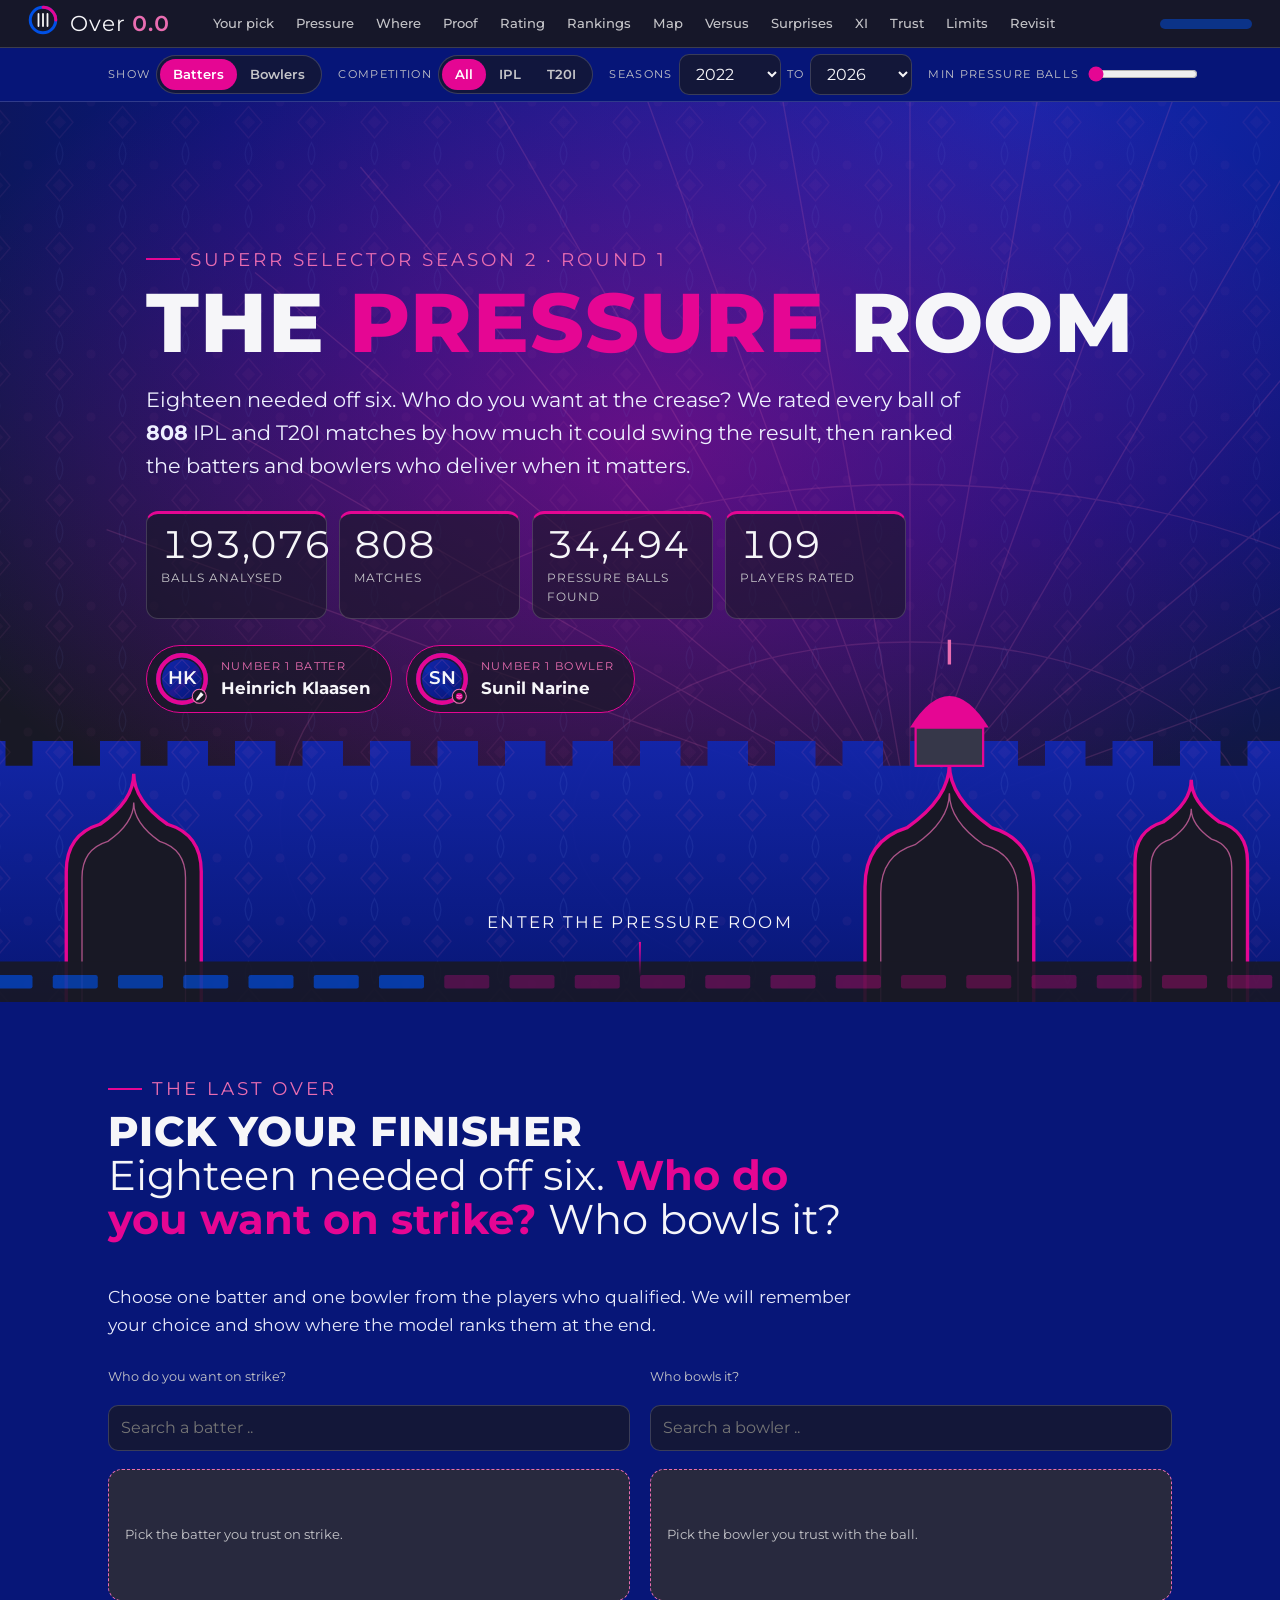
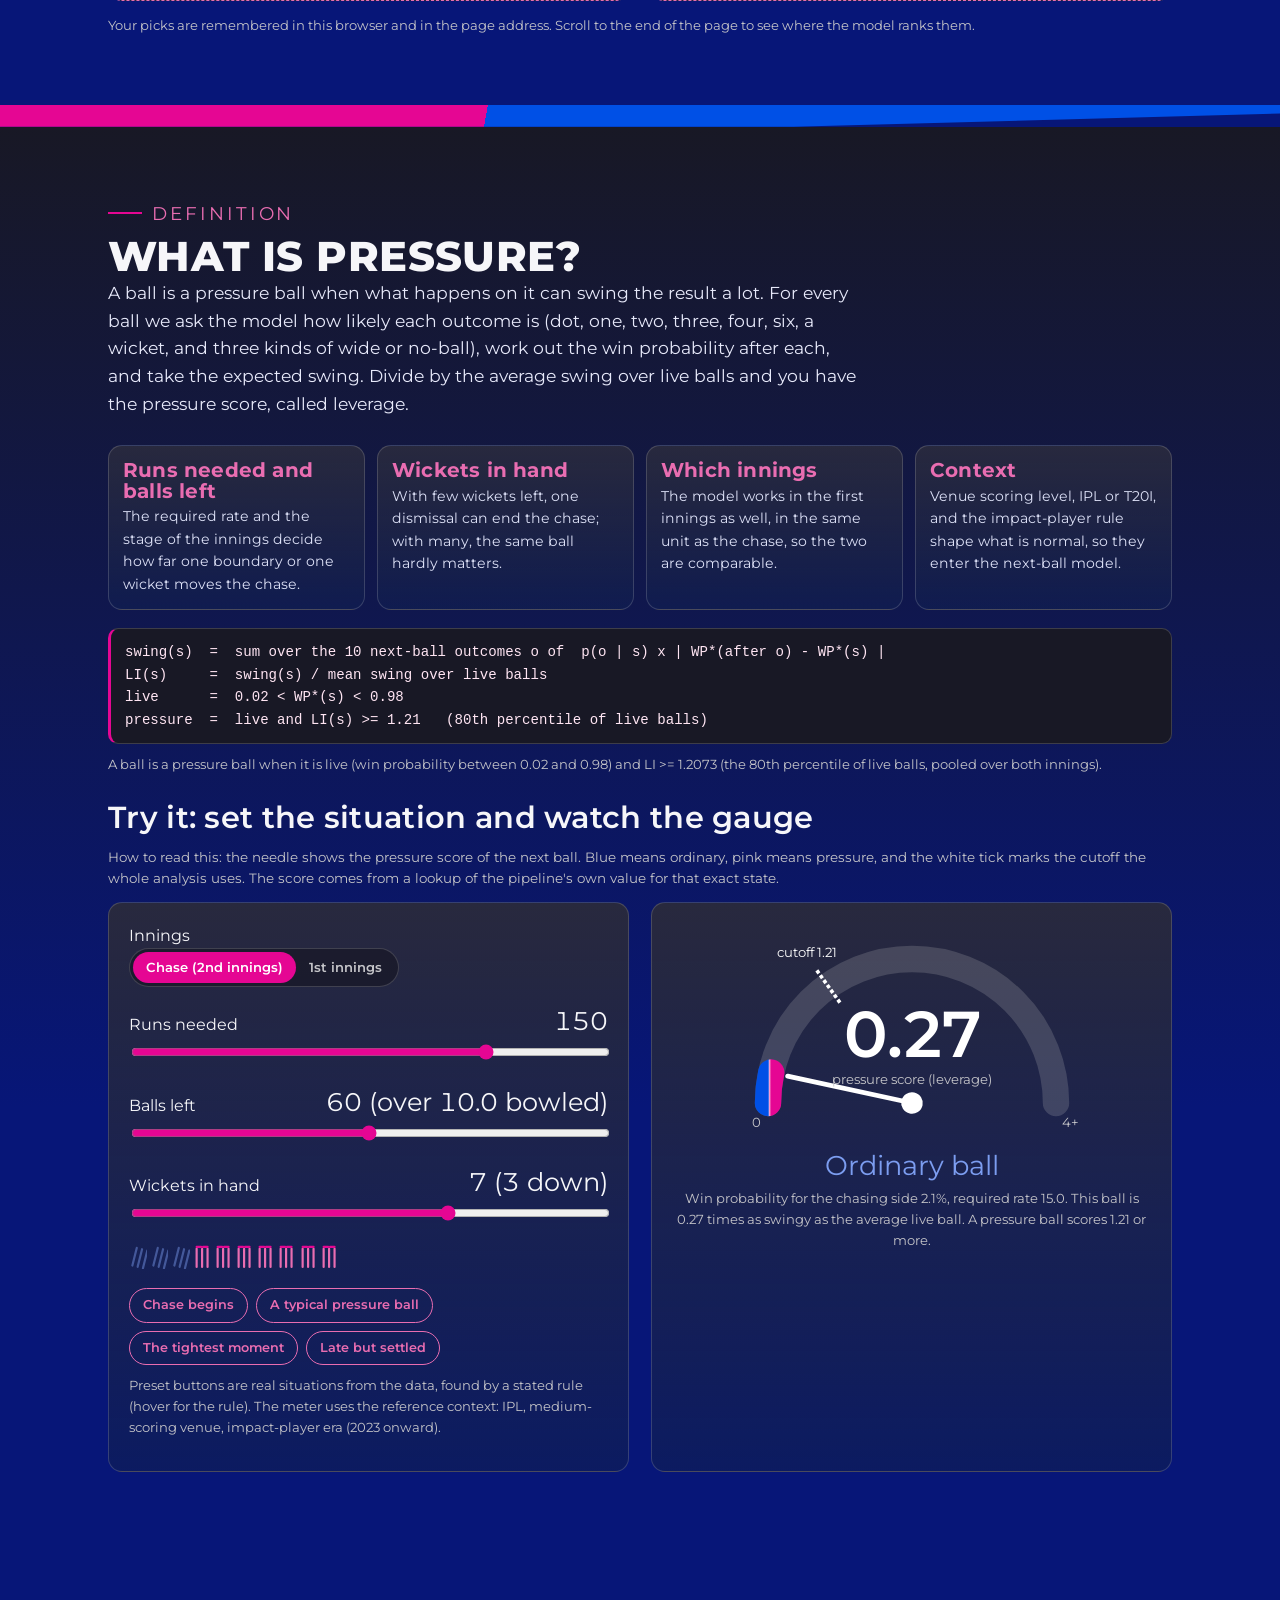
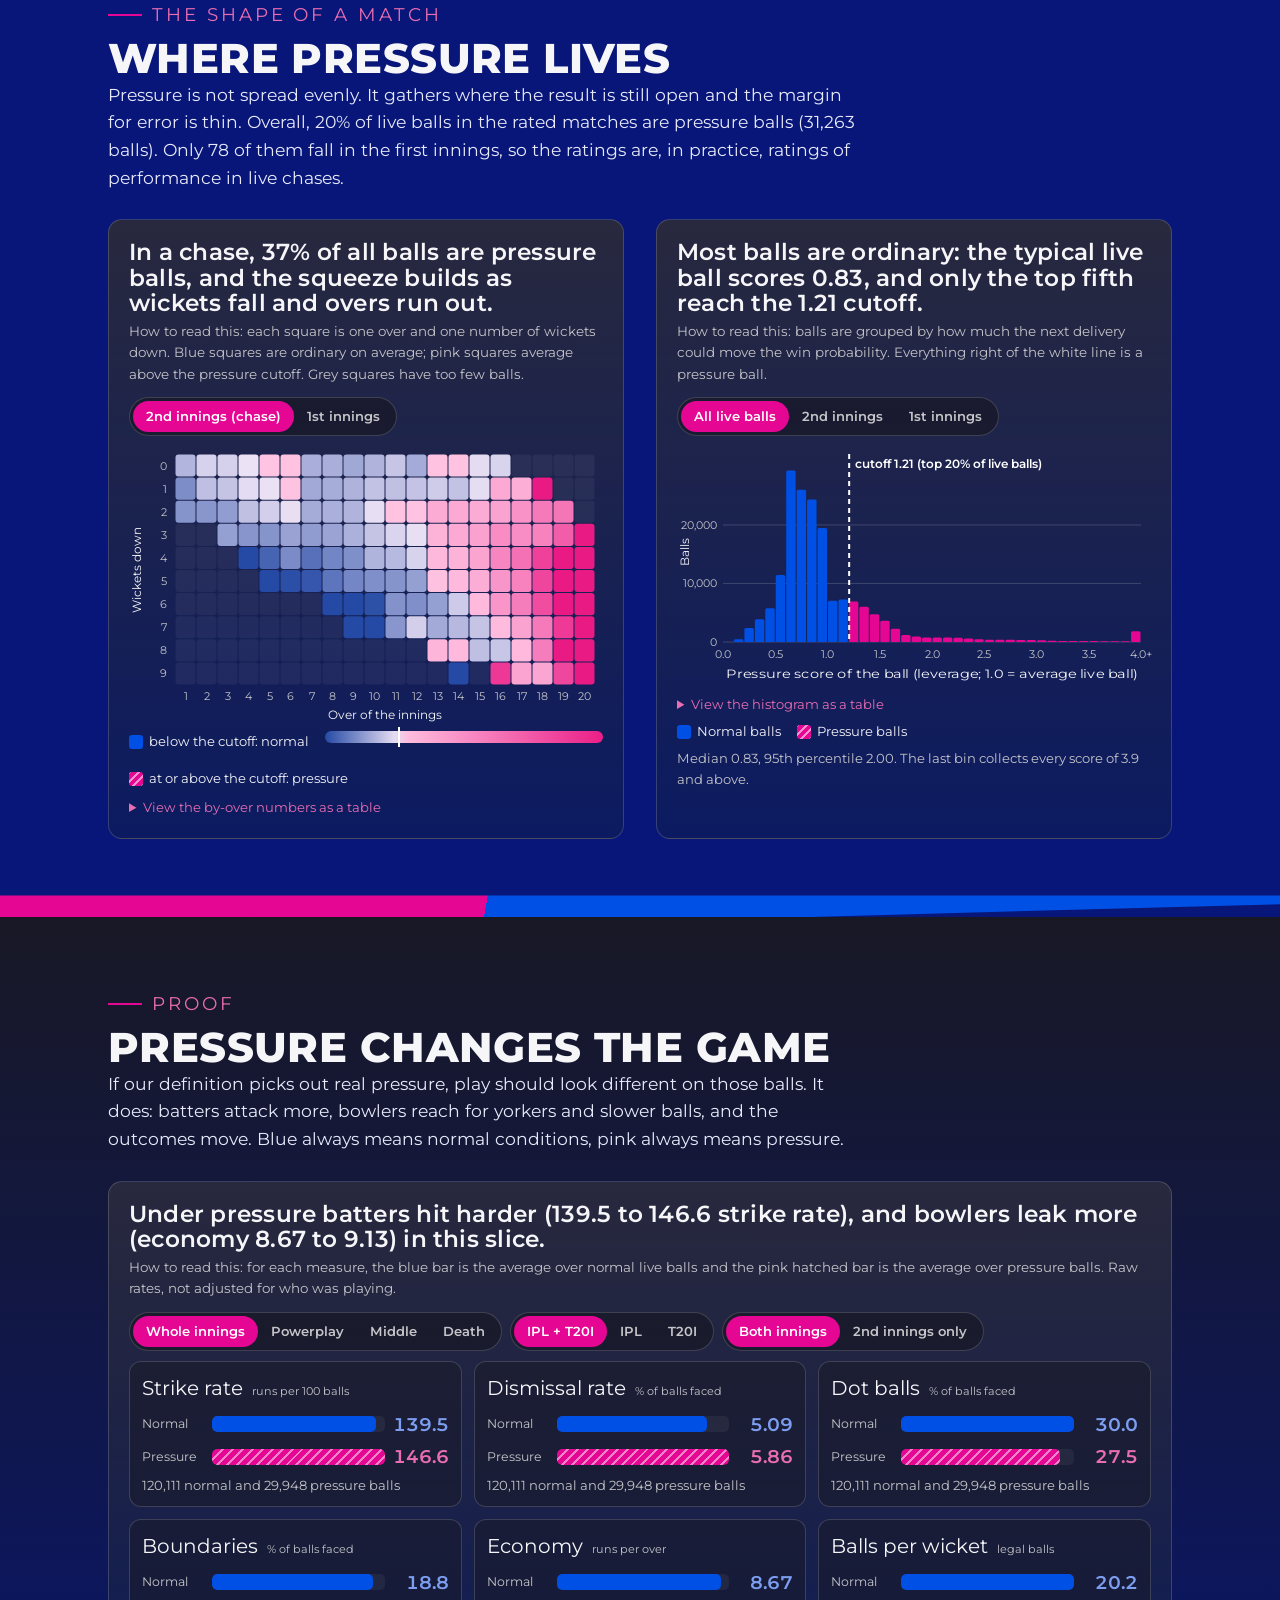
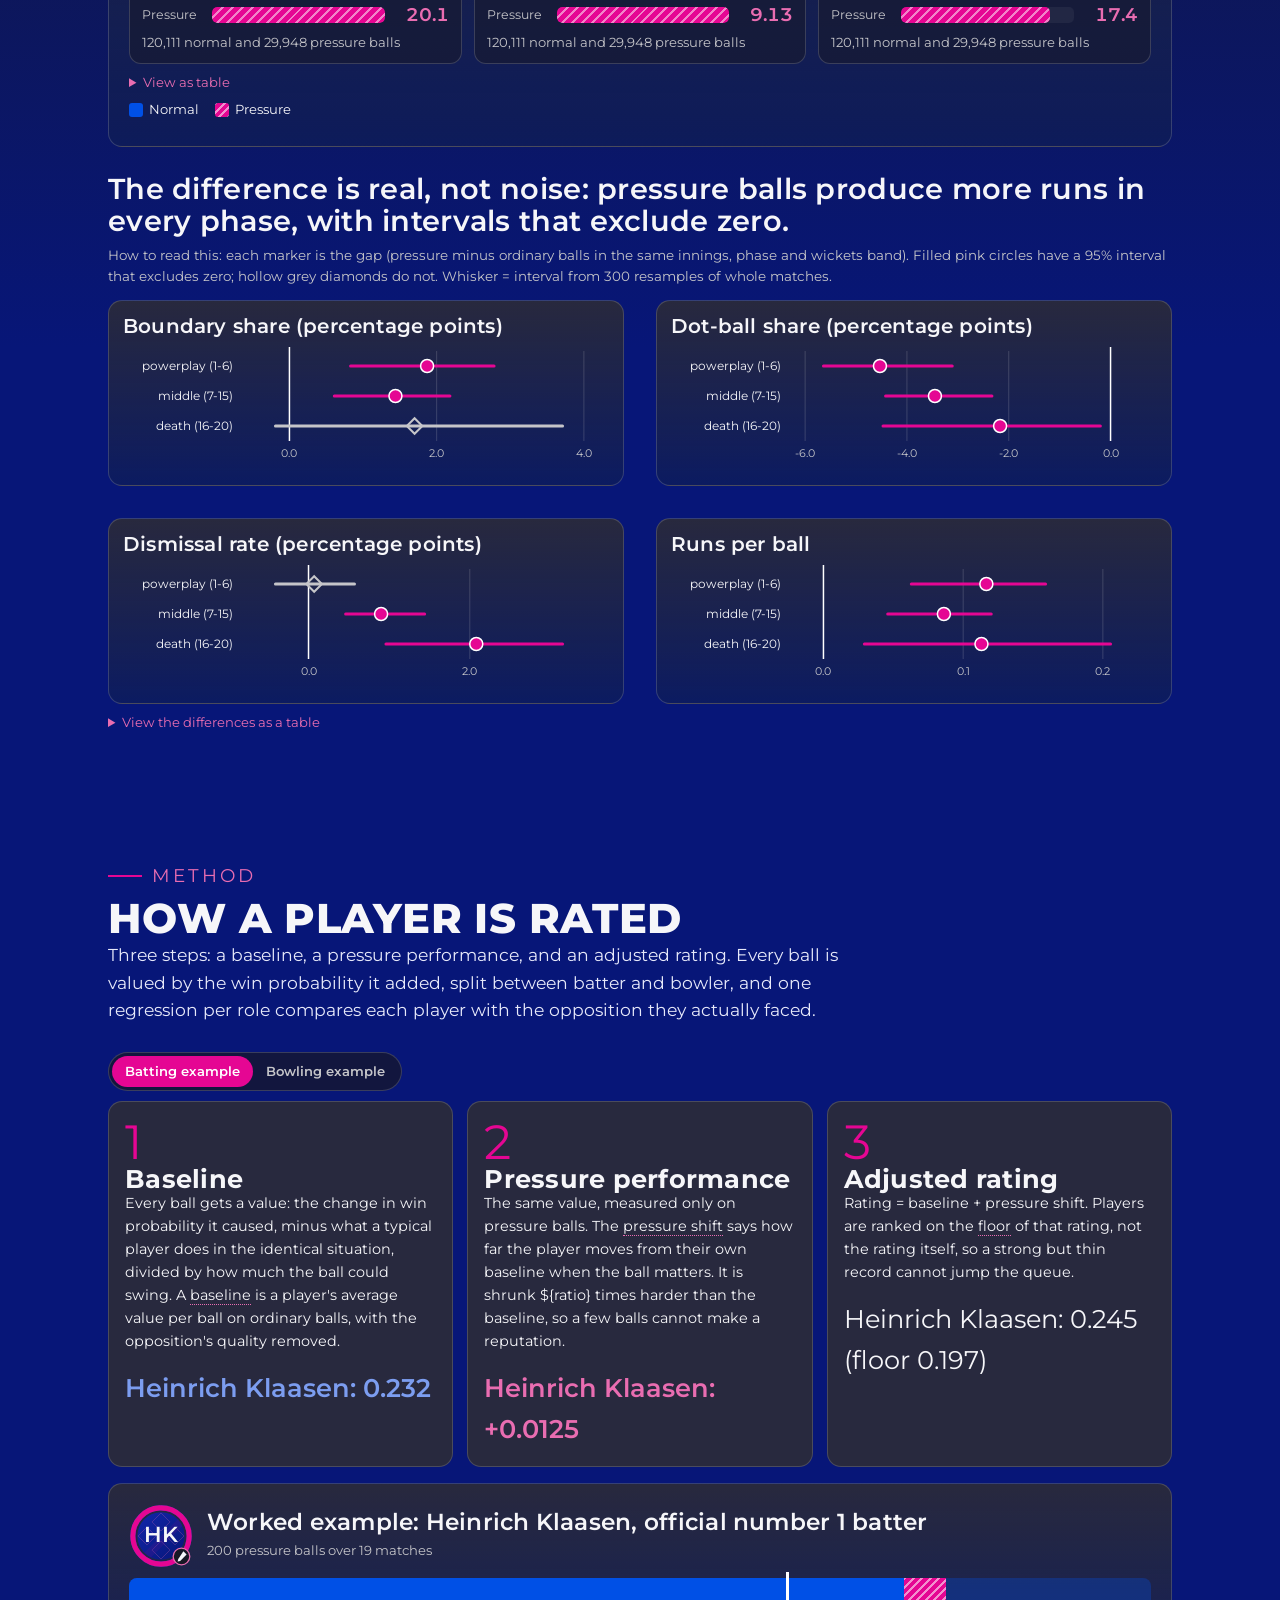
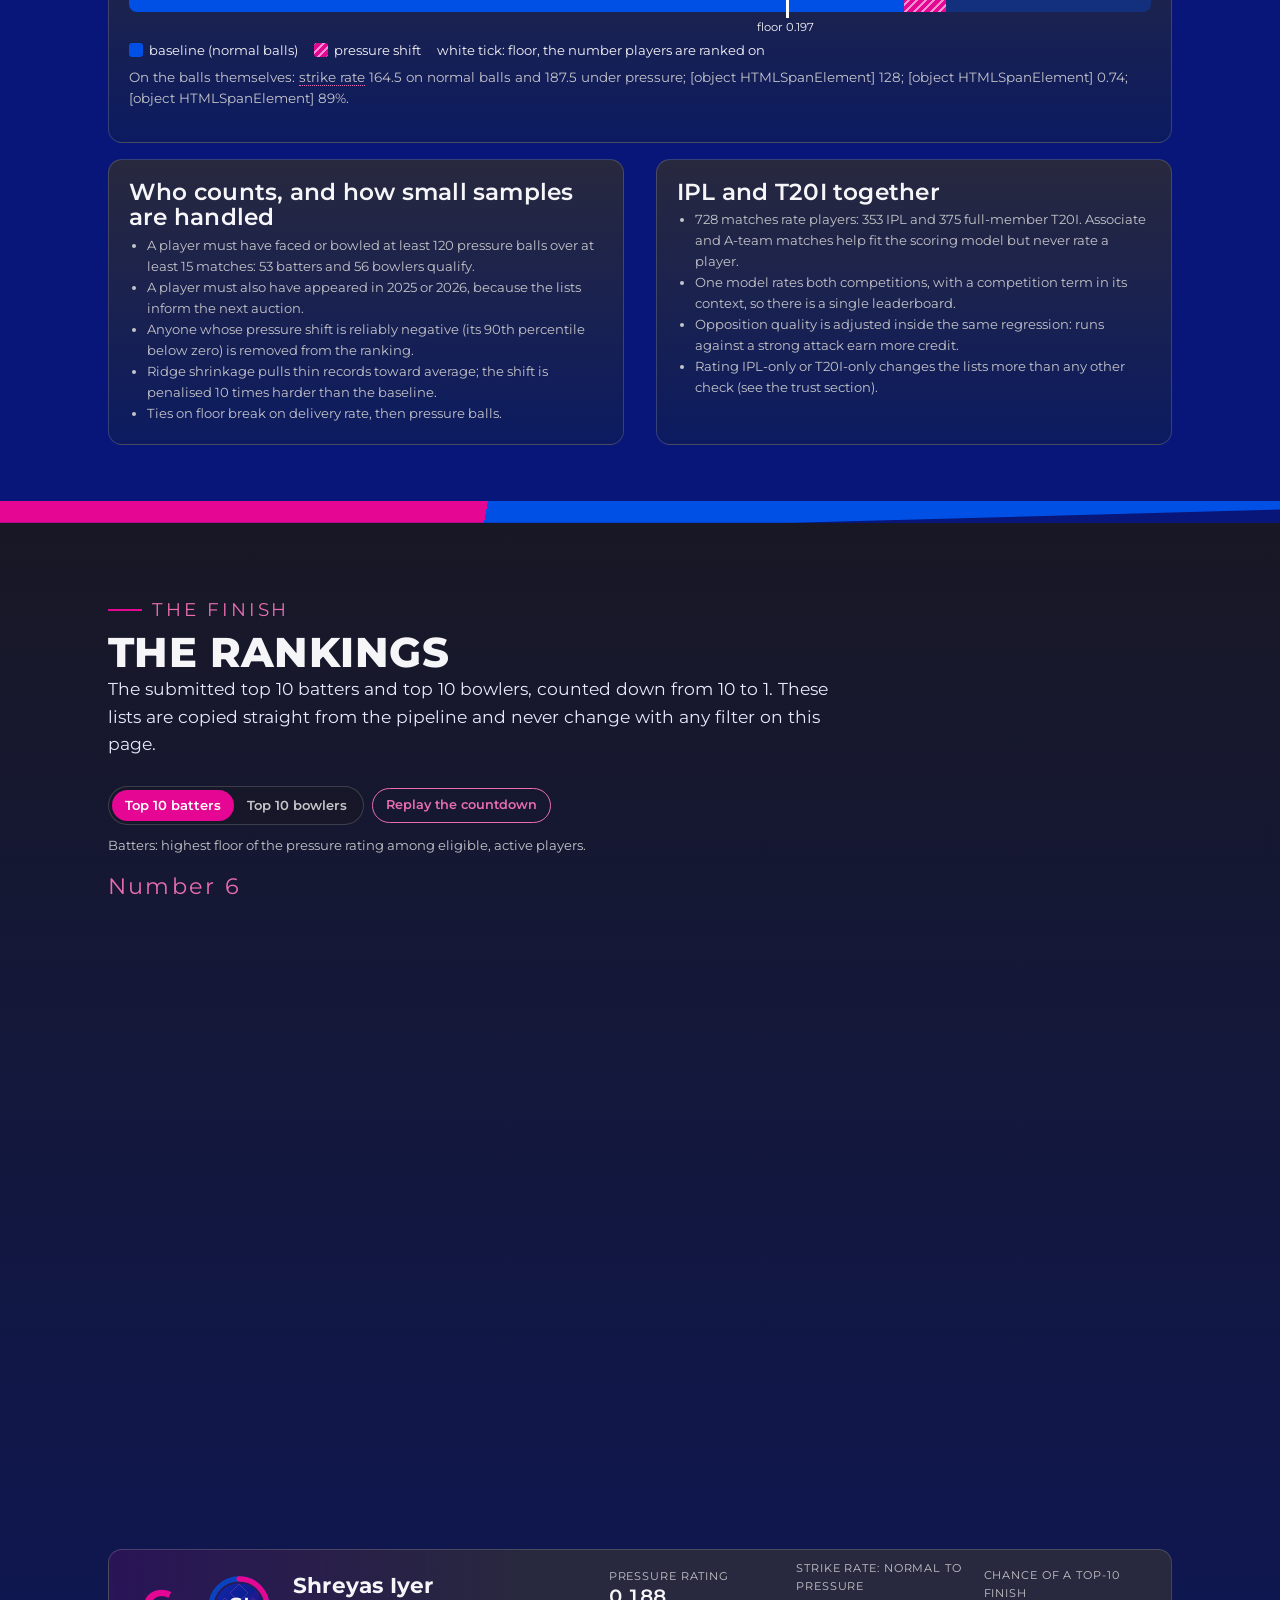
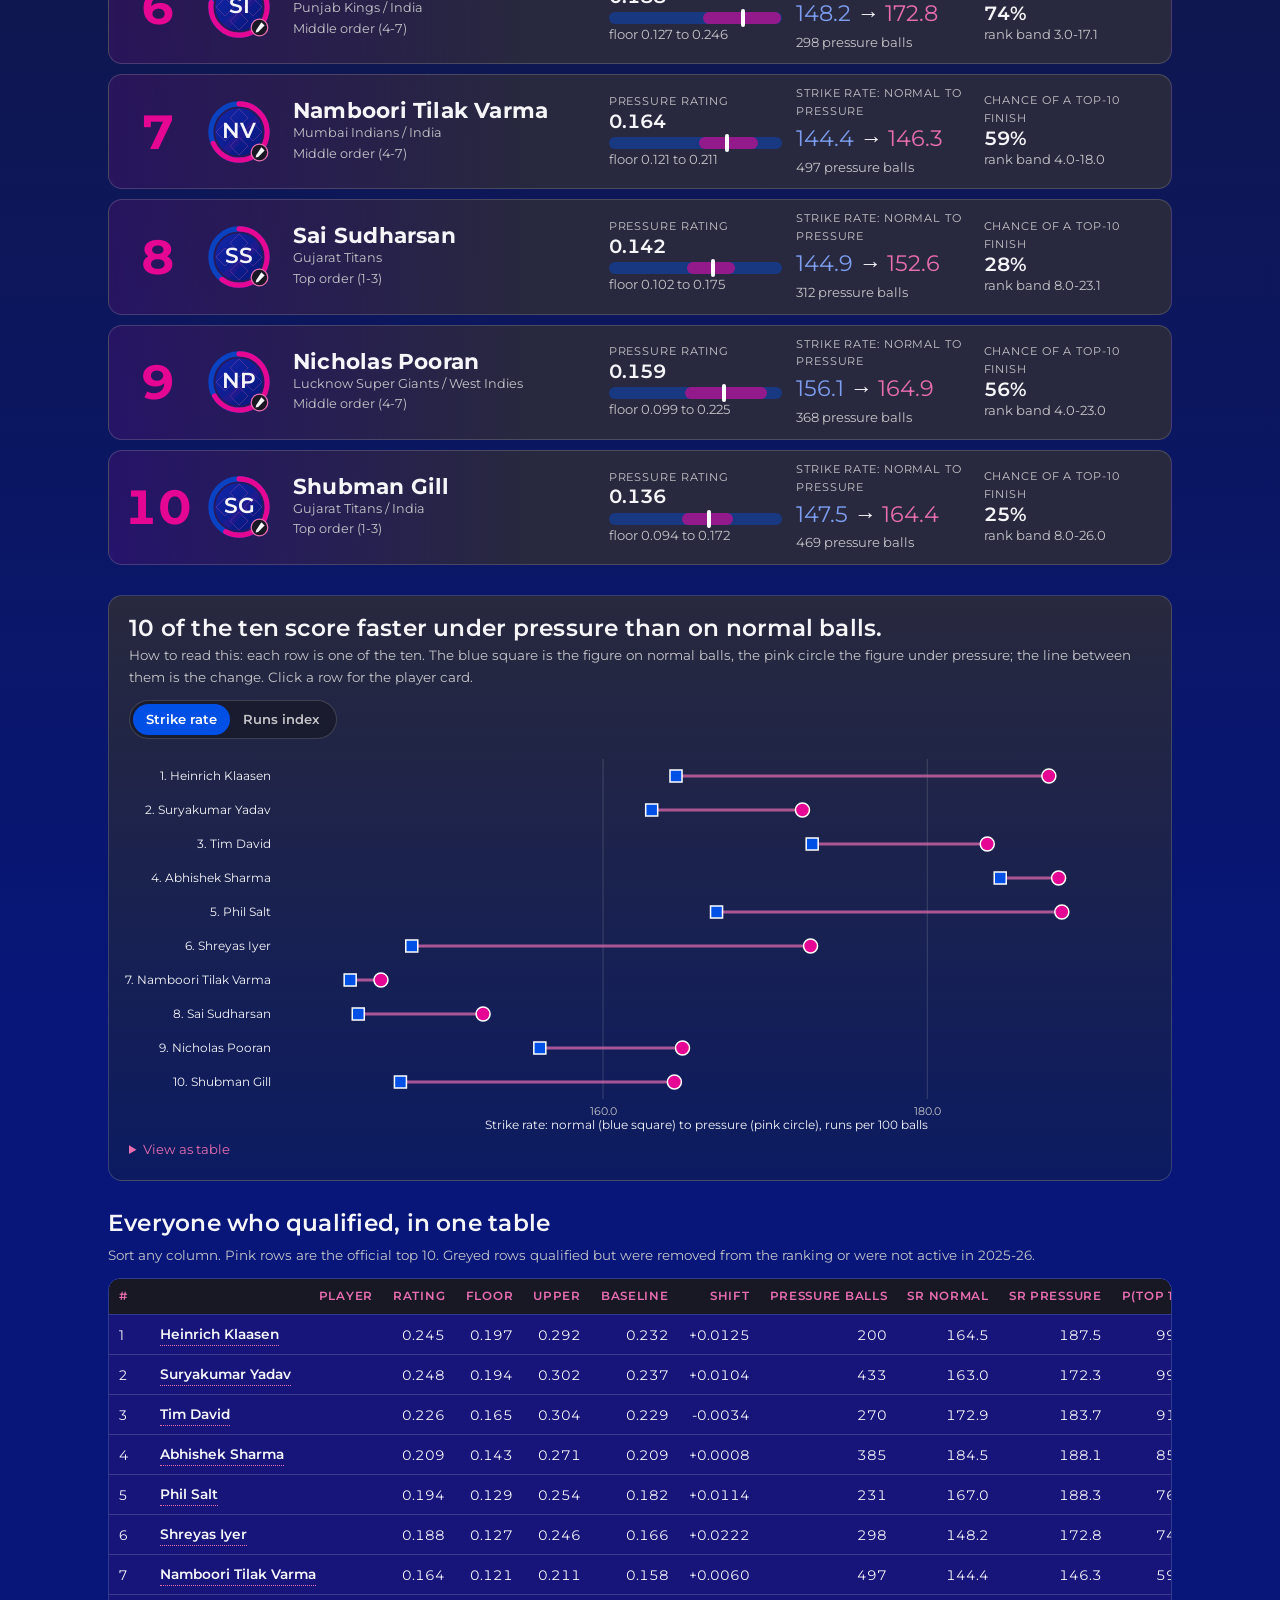
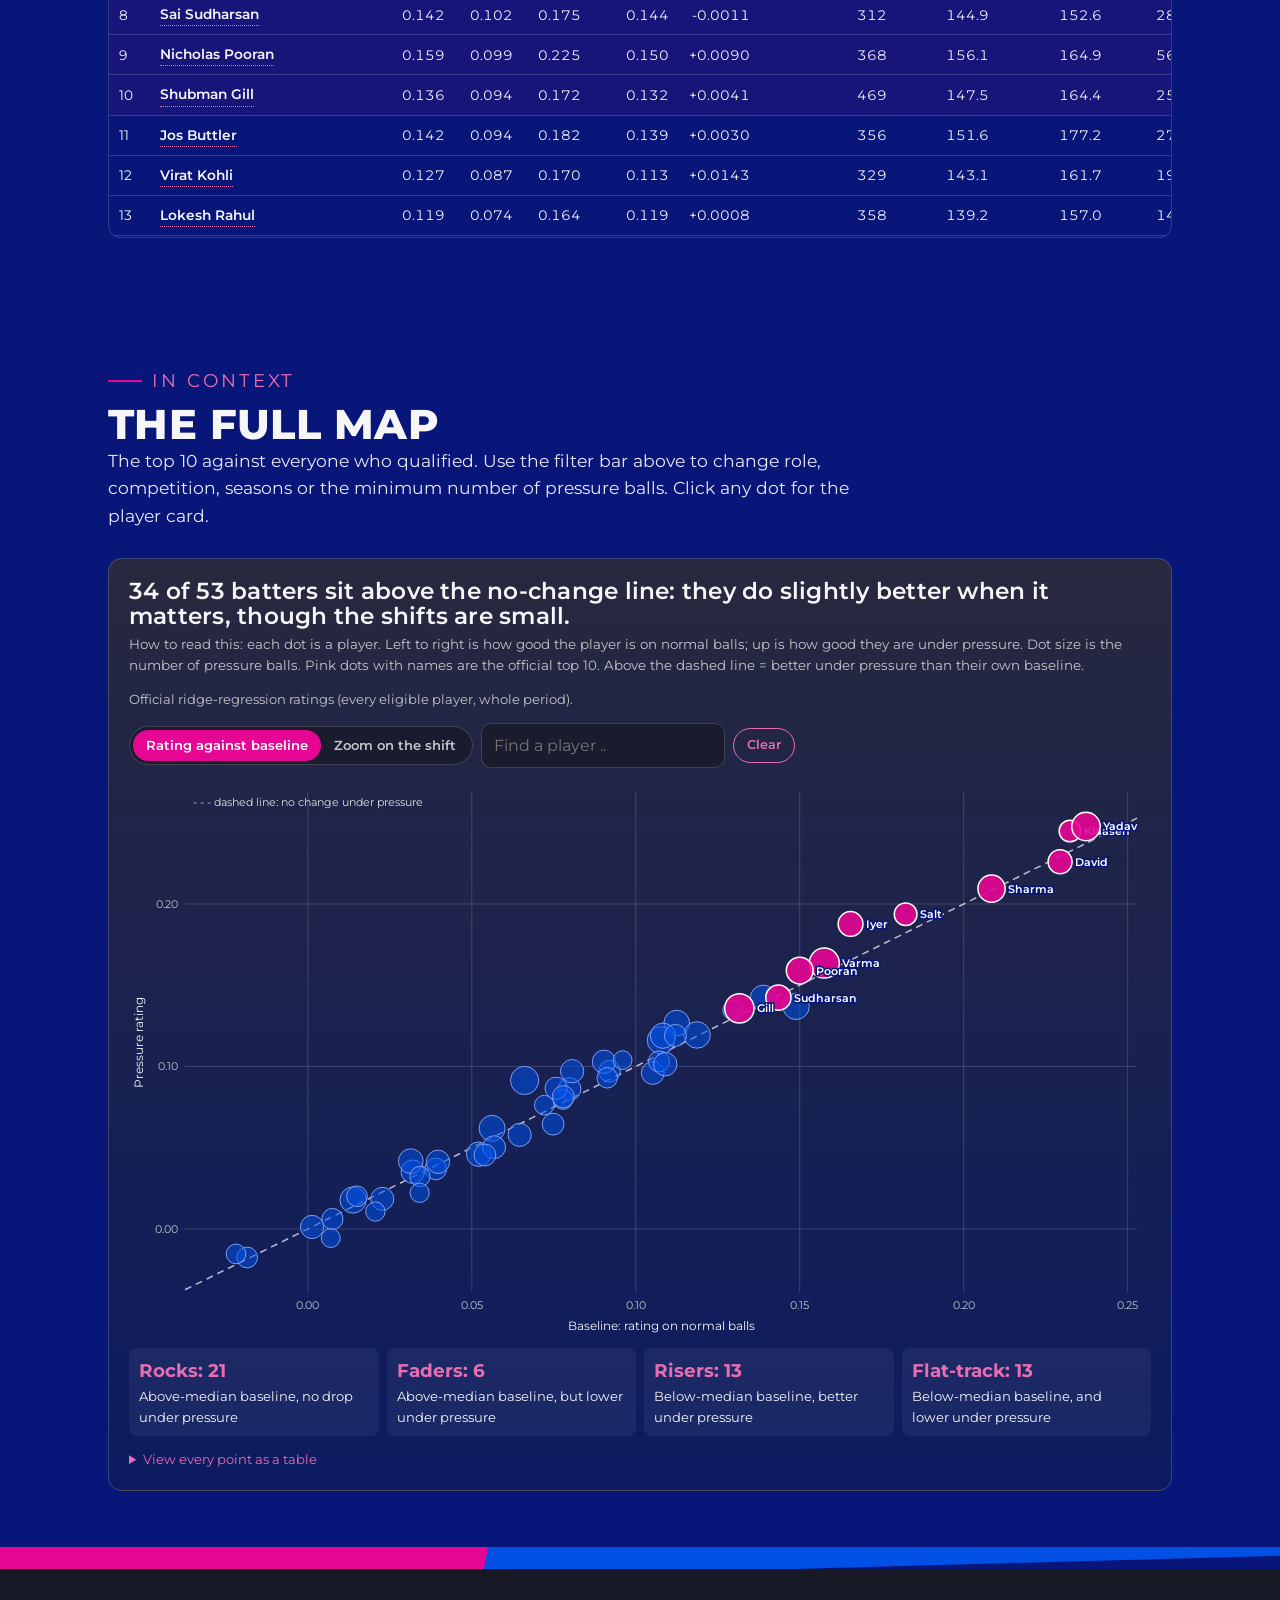
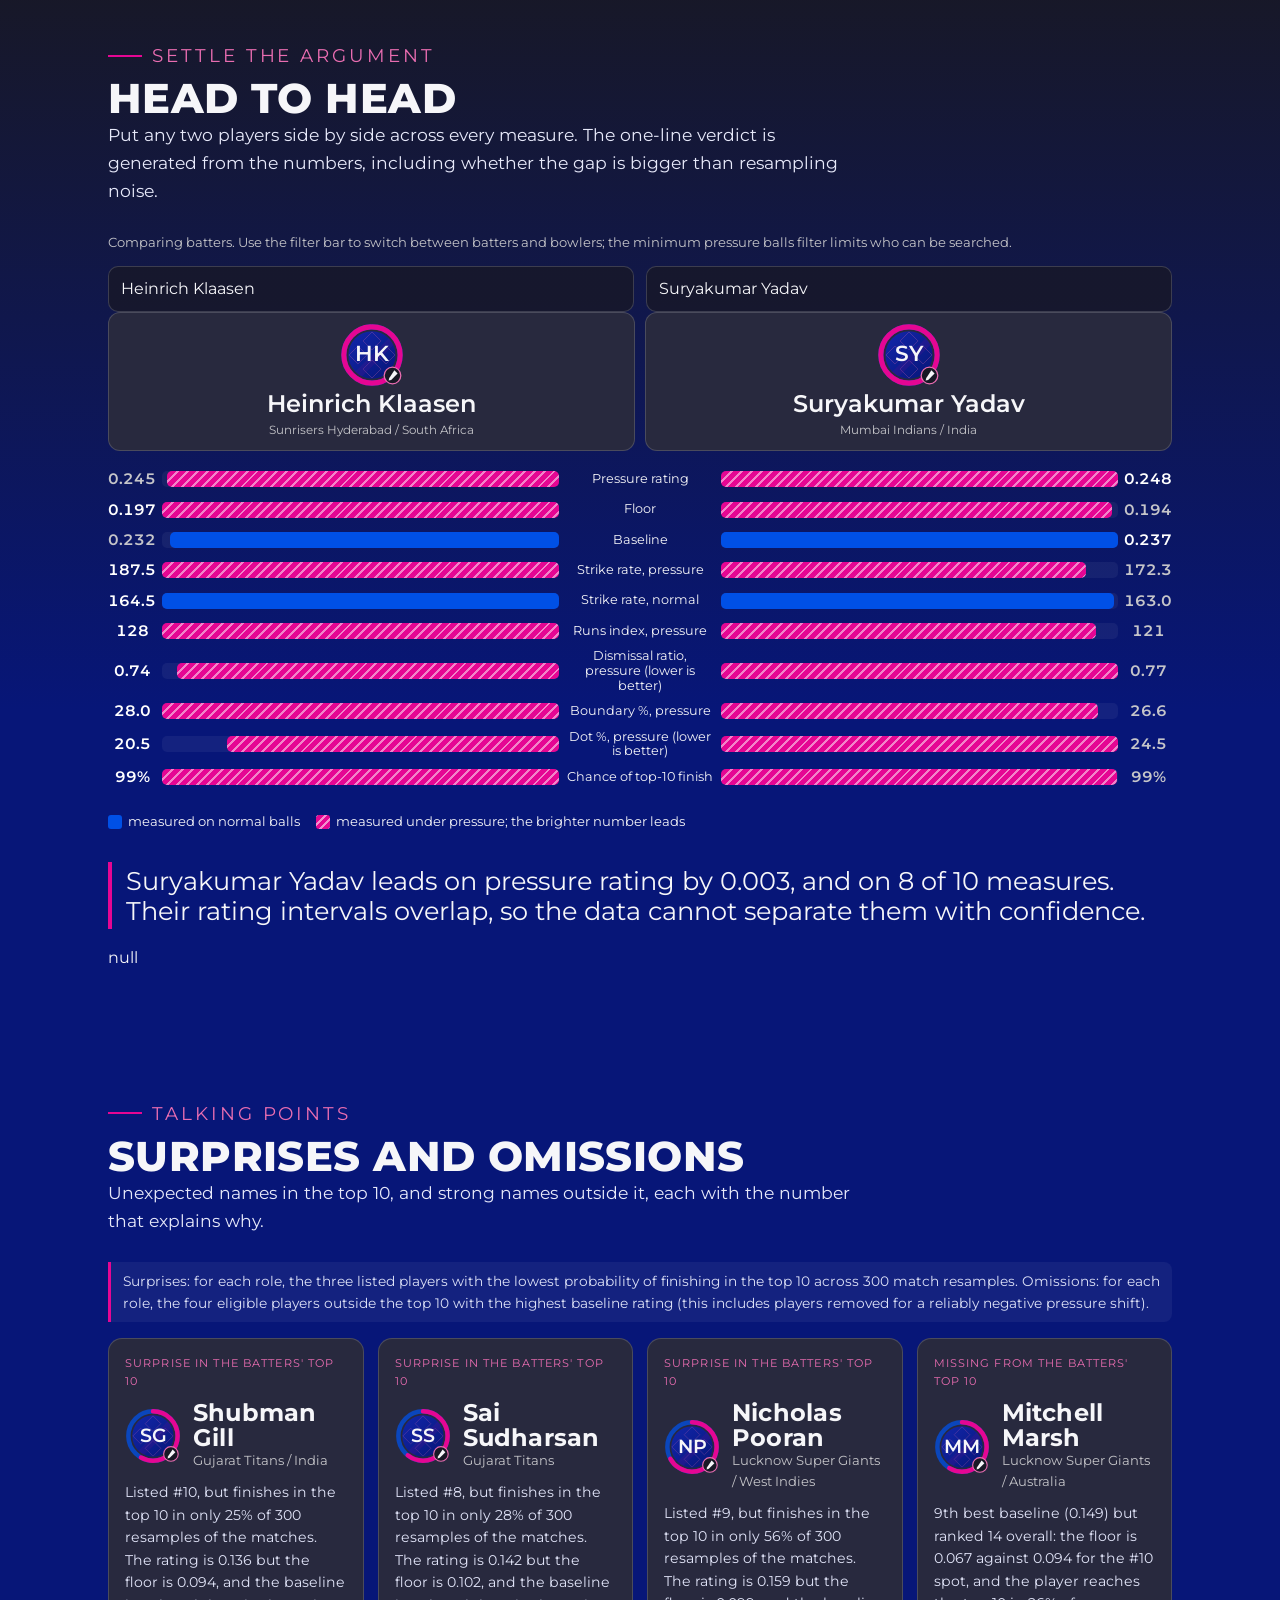
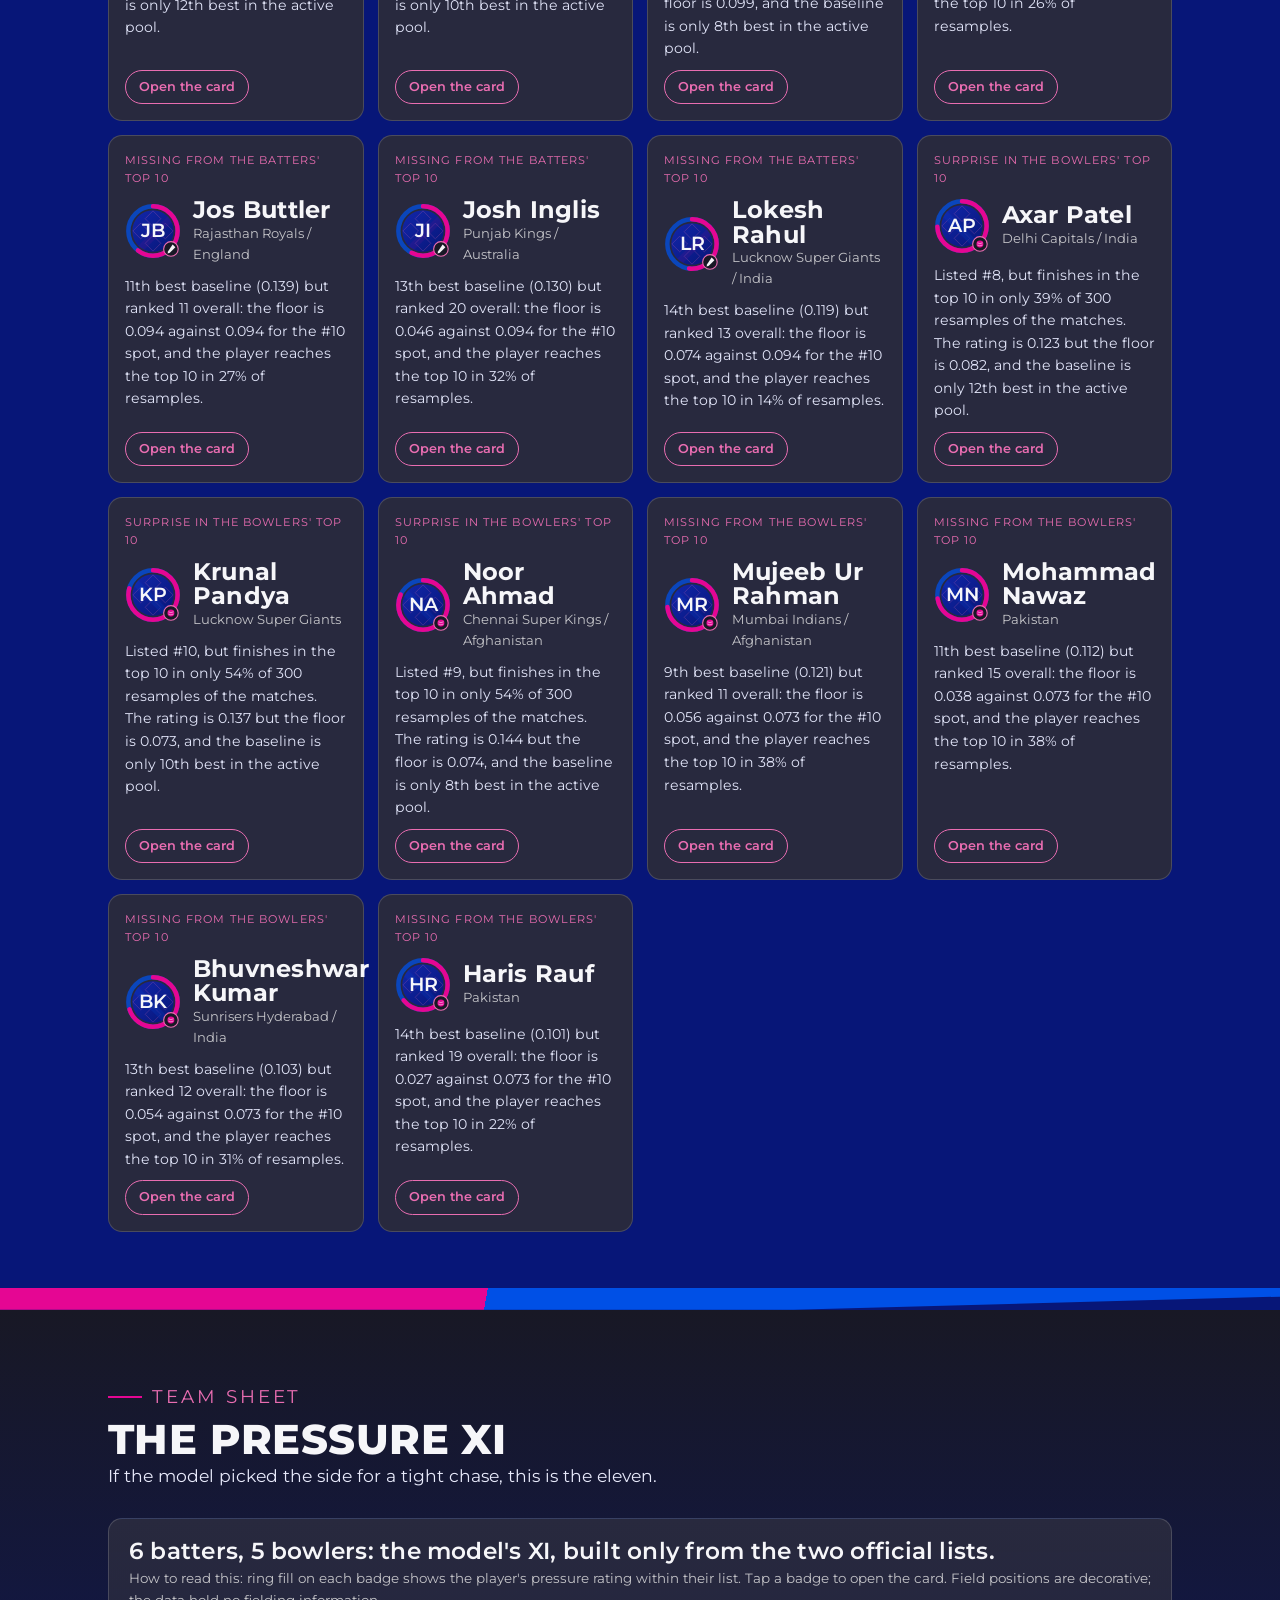
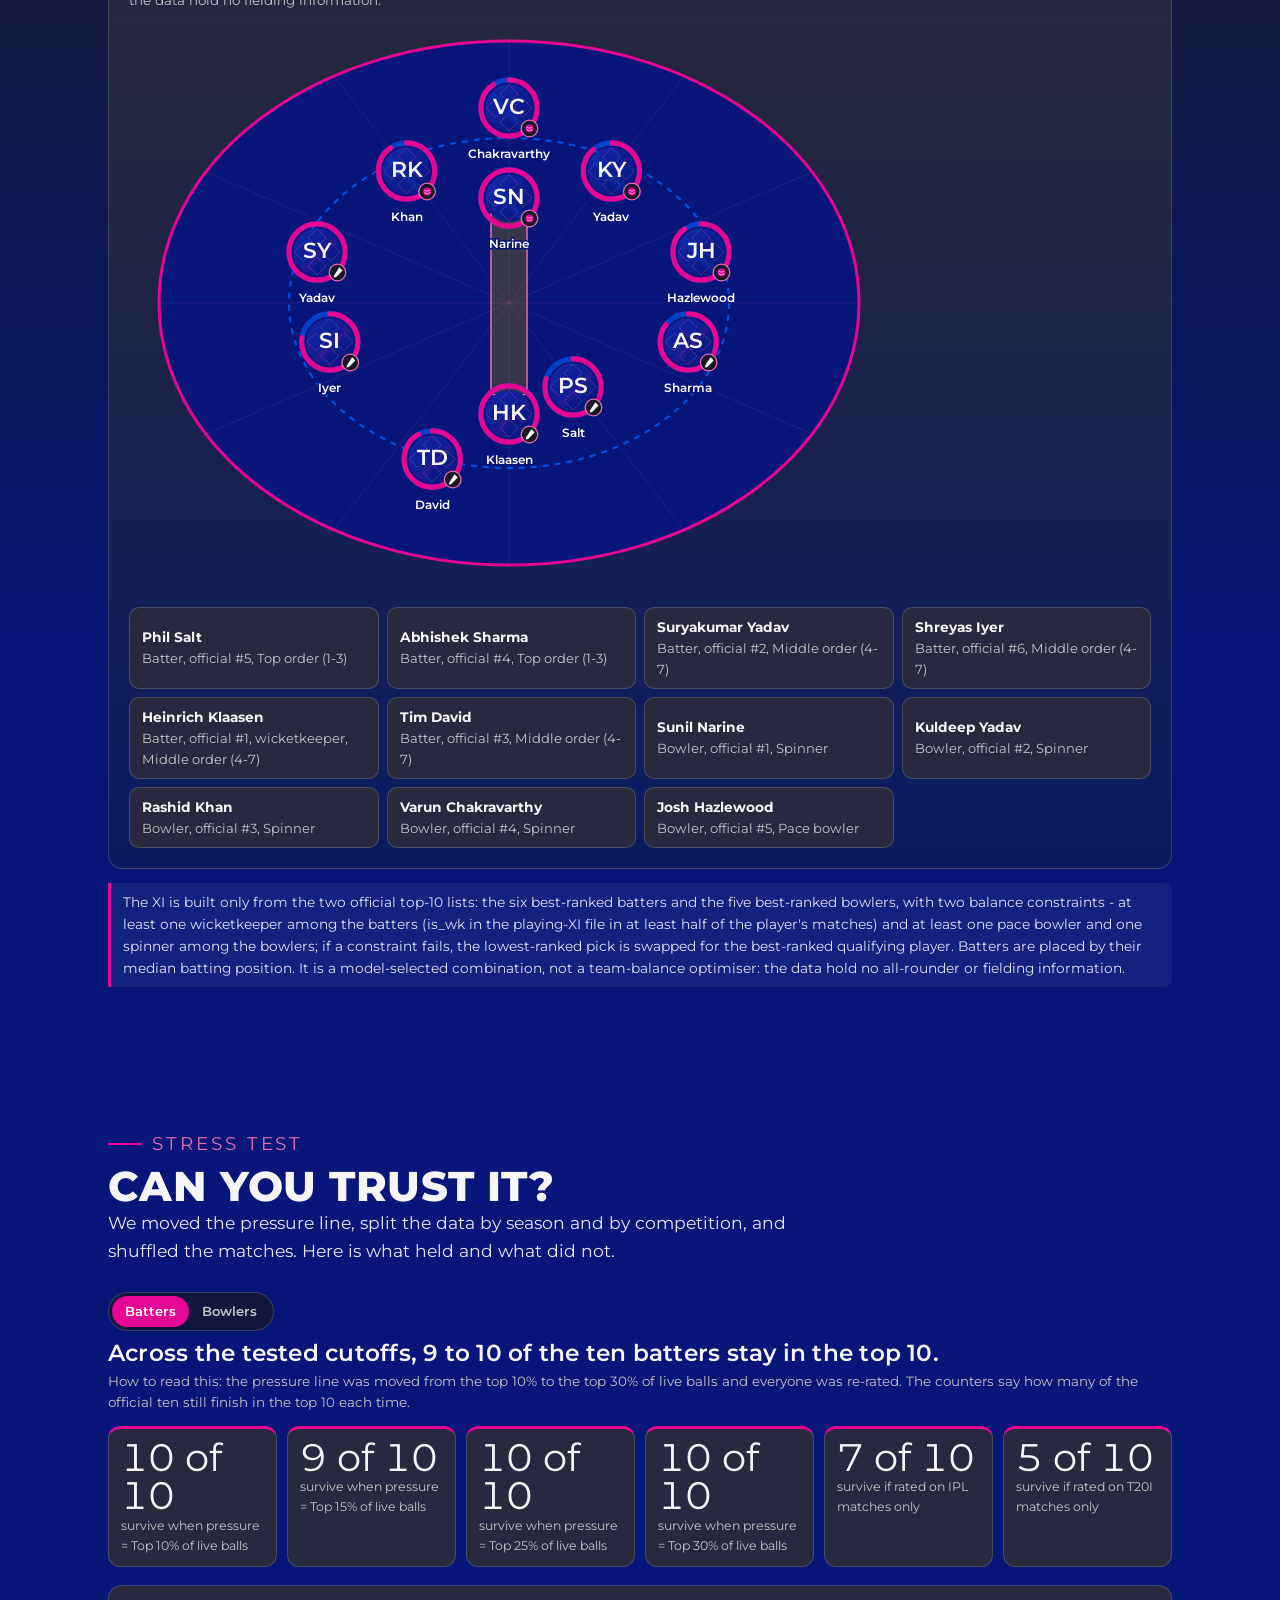
<file: index.html>
<!doctype html>
<html lang="en">
<head>
<meta charset="utf-8">
<meta name="viewport" content="width=device-width, initial-scale=1">
<title>The Pressure Room: who delivers when it matters</title>
<meta name="description" content="An independent SupeRR Selector Season 2 entry: every ball of IPL and T20I cricket from 2022 on, rated by how much it could swing the result, and the top 10 batters and bowlers under pressure.">
<meta name="theme-color" content="#071678">
<meta property="og:title" content="The Pressure Room">
<meta property="og:description" content="Who delivers when the chase gets tight? Interactive evidence for the top 10 batters and bowlers under pressure.">
<meta property="og:type" content="website">
<meta property="og:image" content="assets/og-image.png">
<meta name="twitter:card" content="summary_large_image">
<link rel="icon" href="assets/favicon.svg" type="image/svg+xml">
<link rel="preload" href="assets/fonts/montserrat-latin-800-normal.woff2" as="font" type="font/woff2" crossorigin>
<link rel="stylesheet" href="css/tokens.css">
<link rel="stylesheet" href="css/layout.css">
<link rel="stylesheet" href="css/components.css">
<link rel="stylesheet" href="css/charts.css">
</head>
<body>
<a class="skip" href="#pick">Skip to the content</a>

<header class="ticker" role="banner">
  <span id="logo" aria-hidden="true"></span>
  <span class="over num" id="over-label" aria-live="off">Over <b>0.0</b></span>
  <nav id="nav" aria-label="Sections"></nav>
  <span class="gauge-mini" role="img" aria-label="Pressure gauge: fills as you scroll deeper"><i id="gauge-fill"></i></span>
  <span class="bar" id="ticker-bar"></span>
</header>
<div class="filters" id="filters" role="region" aria-label="Filters for the map, head to head and explorer"><div class="wrap" id="filters-ui"></div></div>

<main id="main">
<!-- 1. HERO -->
<section class="hero" id="hero" aria-labelledby="h1">
  <div class="art" id="hero-art" aria-hidden="true"></div>
  <div class="wrap inner">
    <div class="kicker">SupeRR Selector Season 2 &middot; Round 1</div>
    <h1 id="h1">The <em>Pressure</em> Room</h1>
    <p class="claim">Eighteen needed off six. Who do you want at the crease? We rated every ball of <b><span data-b="meta.matches_clean"></span></b> IPL and T20I matches by how much it could swing the result, then ranked the batters and bowlers who deliver when it matters.</p>
    <div id="hero-fail"></div>
    <div class="counters" id="counters" role="list"></div>
    <div class="teasers" id="teasers"></div>
  </div>
  <a class="cue" href="#pick">Enter the Pressure Room<span></span></a>
</section>

<!-- 2. PICK -->
<section class="sec" id="pick" aria-labelledby="h-pick">
  <div class="wrap">
    <div class="sec-head rv"><div class="kicker">The last over</div><h2 id="h-pick">Pick your finisher</h2>
      <p class="bigq">Eighteen needed off six. <b>Who do you want on strike?</b> Who bowls it?</p>
      <p class="lede">Choose one batter and one bowler from the players who qualified. We will remember your choice and show where the model ranks them at the end.</p></div>
    <div id="pick-ui"></div>
  </div>
</section>
<div class="stitch" aria-hidden="true"></div>

<!-- 3. WHAT IS PRESSURE -->
<section class="sec alt" id="pressure" aria-labelledby="h-pressure">
  <div class="wrap">
    <div class="sec-head rv"><div class="kicker">Definition</div><h2 id="h-pressure">What is pressure?</h2>
      <p class="lede">A ball is a pressure ball when what happens on it can swing the result a lot. For every ball we ask the model how likely each outcome is (dot, one, two, three, four, six, a wicket, and three kinds of wide or no-ball), work out the win probability after each, and take the expected swing. Divide by the average swing over live balls and you have the pressure score, called leverage.</p></div>
    <div class="inputs rv">
      <div class="panel"><h4>Runs needed and balls left</h4><p>The required rate and the stage of the innings decide how far one boundary or one wicket moves the chase.</p></div>
      <div class="panel"><h4>Wickets in hand</h4><p>With few wickets left, one dismissal can end the chase; with many, the same ball hardly matters.</p></div>
      <div class="panel"><h4>Which innings</h4><p>The model works in the first innings as well, in the same unit as the chase, so the two are comparable.</p></div>
      <div class="panel"><h4>Context</h4><p>Venue scoring level, IPL or T20I, and the impact-player rule shape what is normal, so they enter the next-ball model.</p></div>
    </div>
    <div class="formula rv" id="formula-box" role="note"></div>
    <p class="note" id="pressure-rule" style="margin-top:10px"></p>
    <h3 class="chart-title" style="margin:26px 0 12px;font-size:1.9rem">Try it: set the situation and watch the gauge</h3>
    <p class="how">How to read this: the needle shows the pressure score of the next ball. Blue means ordinary, pink means pressure, and the white tick marks the cutoff the whole analysis uses. The score comes from a lookup of the pipeline's own value for that exact state.</p>
    <div id="meter-ui"></div>
  </div>
</section>

<!-- 4. WHERE PRESSURE LIVES -->
<section class="sec" id="where" aria-labelledby="h-where">
  <div class="wrap">
    <div class="sec-head rv"><div class="kicker">The shape of a match</div><h2 id="h-where">Where pressure lives</h2>
      <p class="lede">Pressure is not spread evenly. It gathers where the result is still open and the margin for error is thin. <span id="where-facts"></span></p></div>
    <div id="where-ui"></div>
  </div>
</section>
<div class="stitch" aria-hidden="true"></div>

<!-- 5. PRESSURE CHANGES THE GAME -->
<section class="sec alt" id="changes" aria-labelledby="h-changes">
  <div class="wrap">
    <div class="sec-head rv"><div class="kicker">Proof</div><h2 id="h-changes">Pressure changes the game</h2>
      <p class="lede">If our definition picks out real pressure, play should look different on those balls. It does: batters attack more, bowlers reach for yorkers and slower balls, and the outcomes move. Blue always means normal conditions, pink always means pressure.</p></div>
    <div id="changes-ui"></div>
  </div>
</section>

<!-- 6. HOW A PLAYER IS RATED -->
<section class="sec" id="rating" aria-labelledby="h-rating">
  <div class="wrap">
    <div class="sec-head rv"><div class="kicker">Method</div><h2 id="h-rating">How a player is rated</h2>
      <p class="lede">Three steps: a baseline, a pressure performance, and an adjusted rating. Every ball is valued by the win probability it added, split between batter and bowler, and one regression per role compares each player with the opposition they actually faced.</p></div>
    <div id="rating-ui"></div>
  </div>
</section>
<div class="stitch" aria-hidden="true"></div>

<!-- 7. THE RANKINGS -->
<section class="sec alt" id="rankings" aria-labelledby="h-rank">
  <div class="wrap">
    <div class="sec-head rv"><div class="kicker">The finish</div><h2 id="h-rank">The rankings</h2>
      <p class="lede">The submitted top 10 batters and top 10 bowlers, counted down from 10 to 1. These lists are copied straight from the pipeline and never change with any filter on this page.</p></div>
    <div id="rank-ui"></div>
  </div>
</section>

<!-- 9. THE FULL MAP -->
<section class="sec" id="map" aria-labelledby="h-map">
  <div class="wrap">
    <div class="sec-head rv"><div class="kicker">In context</div><h2 id="h-map">The full map</h2>
      <p class="lede">The top 10 against everyone who qualified. Use the filter bar above to change role, competition, seasons or the minimum number of pressure balls. Click any dot for the player card.</p></div>
    <div id="map-ui"></div>
  </div>
</section>
<div class="stitch" aria-hidden="true"></div>

<!-- 10. HEAD TO HEAD -->
<section class="sec alt" id="h2h" aria-labelledby="h-h2h">
  <div class="wrap">
    <div class="sec-head rv"><div class="kicker">Settle the argument</div><h2 id="h-h2h">Head to head</h2>
      <p class="lede">Put any two players side by side across every measure. The one-line verdict is generated from the numbers, including whether the gap is bigger than resampling noise.</p></div>
    <div id="h2h-ui"></div>
  </div>
</section>

<!-- 11. SURPRISES -->
<section class="sec" id="omit" aria-labelledby="h-omit">
  <div class="wrap">
    <div class="sec-head rv"><div class="kicker">Talking points</div><h2 id="h-omit">Surprises and omissions</h2>
      <p class="lede">Unexpected names in the top 10, and strong names outside it, each with the number that explains why.</p></div>
    <div id="omit-ui"></div>
  </div>
</section>
<div class="stitch" aria-hidden="true"></div>

<!-- 12. THE PRESSURE XI -->
<section class="sec alt" id="xi" aria-labelledby="h-xi">
  <div class="wrap">
    <div class="sec-head rv"><div class="kicker">Team sheet</div><h2 id="h-xi">The Pressure XI</h2>
      <p class="lede">If the model picked the side for a tight chase, this is the eleven.</p></div>
    <div id="xi-ui"></div>
  </div>
</section>

<!-- 13. CAN YOU TRUST IT -->
<section class="sec" id="trust" aria-labelledby="h-trust">
  <div class="wrap">
    <div class="sec-head rv"><div class="kicker">Stress test</div><h2 id="h-trust">Can you trust it?</h2>
      <p class="lede">We moved the pressure line, split the data by season and by competition, and shuffled the matches. Here is what held and what did not.</p></div>
    <div id="trust-ui"></div>
    <h3 class="chart-title" style="margin:40px 0 10px;font-size:2rem">What if pressure started here?</h3>
    <div id="explorer-ui"></div>
  </div>
</section>
<div class="stitch" aria-hidden="true"></div>

<!-- 14. LIMITS -->
<section class="sec alt" id="limits" aria-labelledby="h-limits">
  <div class="wrap">
    <div class="sec-head rv"><div class="kicker">Honesty</div><h2 id="h-limits">Limits</h2>
      <p class="lede">Where the model is less certain.</p></div>
    <div id="limits-ui"></div>
  </div>
</section>

<!-- 15. YOUR PICK, REVISITED -->
<section class="sec" id="revisit" aria-labelledby="h-revisit">
  <div class="wrap">
    <div class="sec-head rv"><div class="kicker">The result</div><h2 id="h-revisit">Your pick, revisited</h2>
      <p class="lede">You chose a finisher at the start. Here is where the model puts them.</p></div>
    <div id="revisit-ui"></div>
  </div>
</section>
</main>

<!-- 16. FOOTER -->
<footer>
  <div class="wrap">
    <div class="brand">The Pressure Room</div>
    <p>An entry by <b>Vansh Bhandari</b> for SupeRR Selector Season 2, Round 1: rank the top 10 batters and top 10 bowlers under pressure.</p>
    <p>Data: IPL and T20I ball-by-ball and supporting files from 2022 onward, supplied by the organisers. Only small derived aggregates are published here, never the supplied files. Every figure on this page is read from the analysis pipeline's own output.</p>
    <p><a href="https://vanshbhandari05.github.io/heartwarming-message/" target="_blank" rel="noopener" style="color:var(--rr-pink);font-weight:700">💗 A heartwarming message for the Rajasthan Royals team →</a></p>
  </div>
</footer>

<script type="module" src="js/main.js"></script>
<noscript><p style="padding:24px;position:relative;z-index:9">This page is interactive and needs JavaScript.</p></noscript>
</body>
</html>
</file>
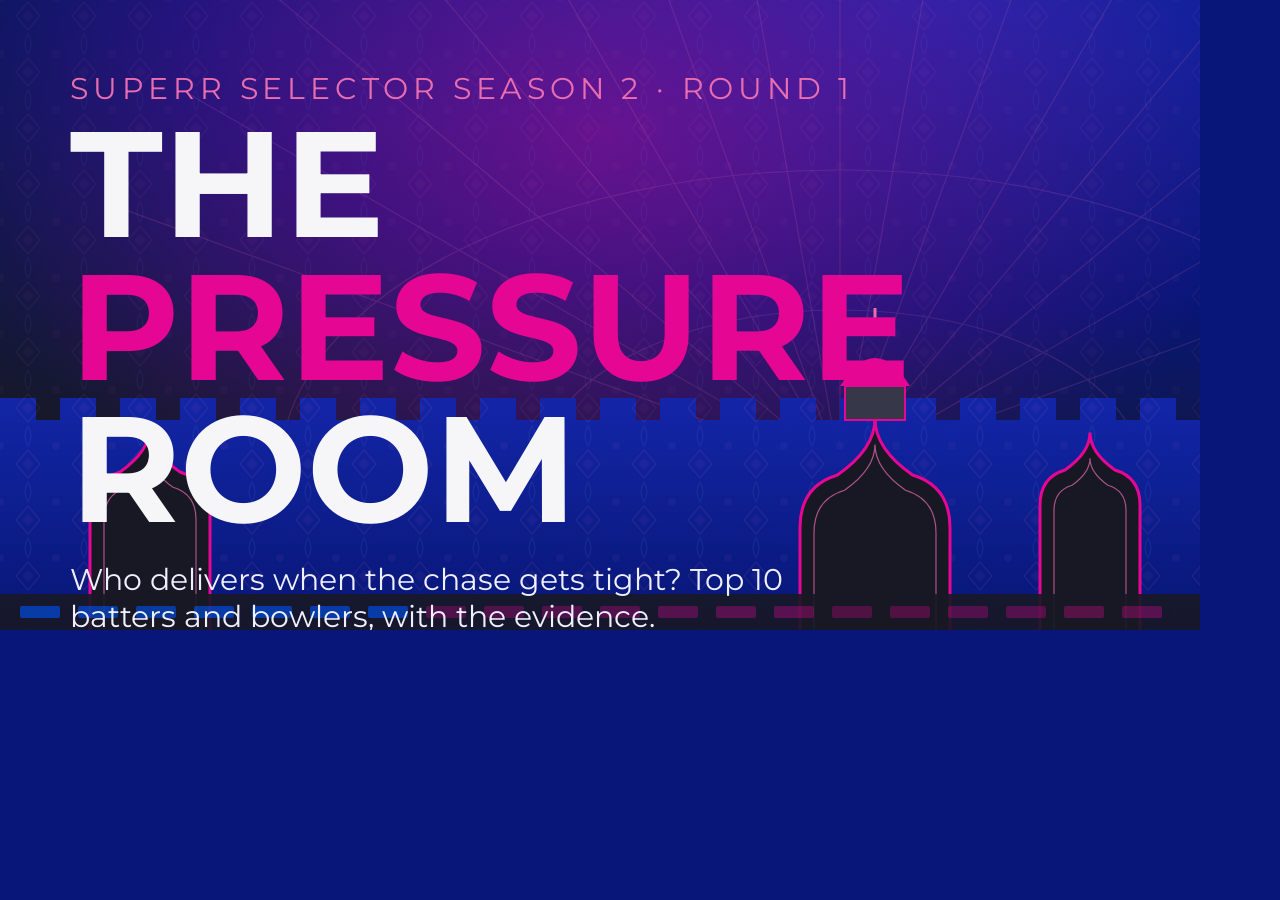
<file: tools/og.html>
<!doctype html><meta charset="utf-8"><link rel="icon" href="data:,"><title>og</title>
<link rel="stylesheet" href="../css/tokens.css">
<style>
 html,body{margin:0;background:#071678}
 #c{position:relative;width:1200px;height:630px;overflow:hidden;background:radial-gradient(120% 90% at 80% 0%,#1226AB 0%,#071678 55%,#181825 100%);font-family:var(--font-body);color:#F6F6F9}
 #art{position:absolute;inset:0}
 #art svg{width:100%;height:100%}
 .t{position:absolute;left:70px;top:70px}
 .k{font-family:var(--font-display);letter-spacing:.16em;color:#E96DB1;font-size:30px;text-transform:uppercase}
 h1{font-family:var(--font-display);font-weight:700;text-transform:uppercase;font-size:150px;line-height:.95;margin:6px 0 0}
 h1 em{font-style:normal;color:#E50693}
 p{font-size:30px;max-width:760px;margin:20px 0 0;color:#EEF0FF}
</style>
<div id="c"><div id="art"></div><div class="t"><div class="k">SupeRR Selector Season 2 &middot; Round 1</div><h1>The <em>Pressure</em> Room</h1><p>Who delivers when the chase gets tight? Top 10 batters and bowlers, with the evidence.</p></div></div>
<script type="module">
import { heroArt } from "../js/art.js";
document.getElementById("art").append(heroArt());
document.fonts.ready.then(() => document.body.dataset.ready = "1");
</script>
</file>
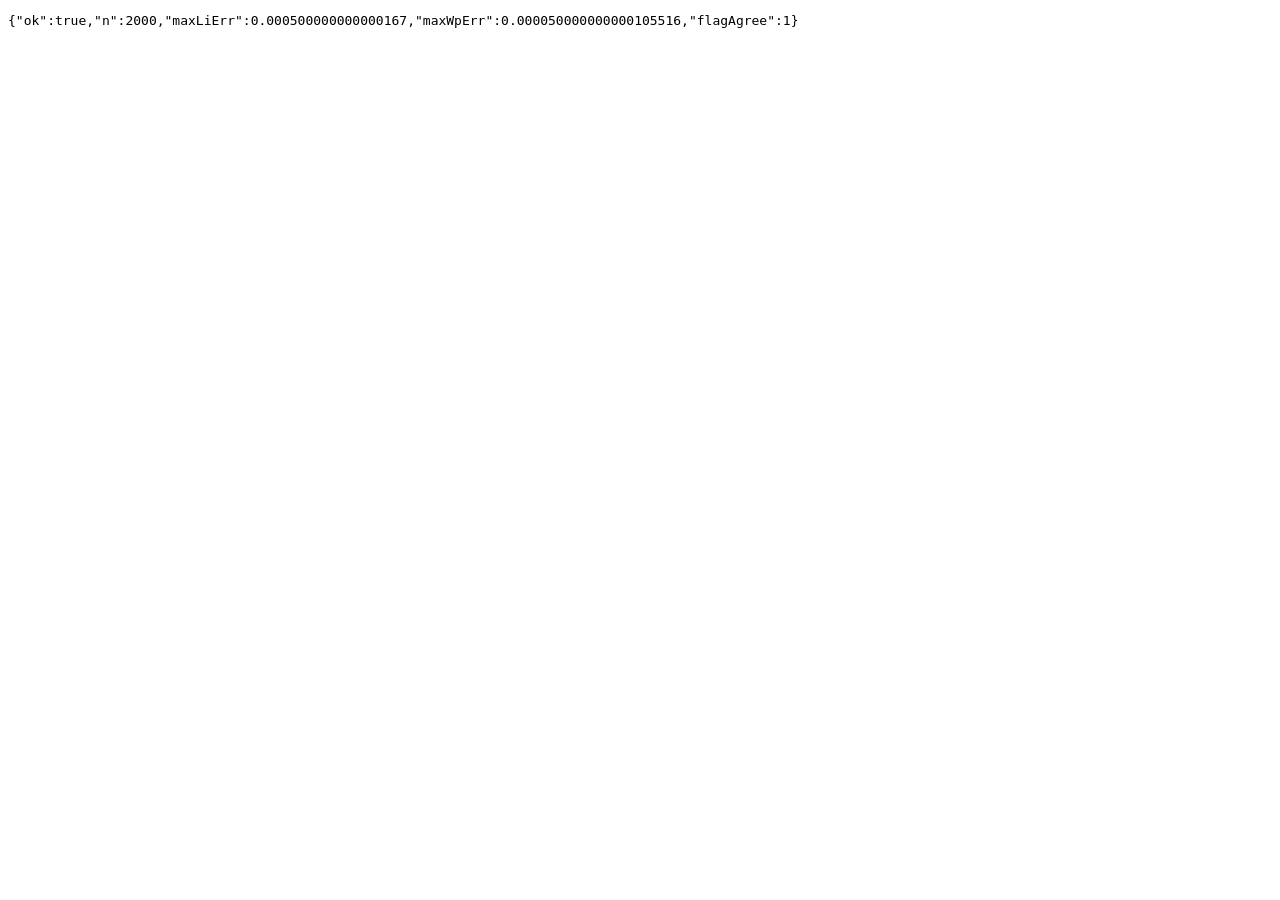
<file: tools/verify.html>
<!doctype html><meta charset="utf-8"><link rel="icon" href="data:,"><title>pressure.js verification</title><body><pre id="out">running</pre>
<script type="module">
import * as PR from "../js/pressure.js";
const out = document.getElementById("out");
try {
  const model = await PR.load("../data/");
  const fx = await (await fetch("pressure_fixture.json")).json();
  let maxErr = 0, flagOK = 0, wpMax = 0;
  for (const [inn, b, w, x, li, wp, live, pressure] of fx) {
    const r = PR.evaluate(inn, b, w, x);
    maxErr = Math.max(maxErr, Math.abs(r.li - li)); wpMax = Math.max(wpMax, Math.abs(r.wp - wp));
    if (r.pressure === pressure) flagOK++;
  }
  out.textContent = JSON.stringify({ ok: true, n: fx.length, maxLiErr: maxErr, maxWpErr: wpMax, flagAgree: flagOK / fx.length });
} catch (e) { out.textContent = JSON.stringify({ ok: false, error: String(e) }); }
</script>
</file>
<file: css/tokens.css>
/* Design tokens. Colour grammar: BLUE = normal conditions, PINK = pressure. Nothing else is used for data. */

@font-face{font-family:"Montserrat";font-weight:400;font-style:normal;font-display:swap;src:url("../assets/fonts/montserrat-latin-400-normal.woff2") format("woff2")}
@font-face{font-family:"Montserrat";font-weight:500;font-style:normal;font-display:swap;src:url("../assets/fonts/montserrat-latin-500-normal.woff2") format("woff2")}
@font-face{font-family:"Montserrat";font-weight:600;font-style:normal;font-display:swap;src:url("../assets/fonts/montserrat-latin-600-normal.woff2") format("woff2")}
@font-face{font-family:"Montserrat";font-weight:700;font-style:normal;font-display:swap;src:url("../assets/fonts/montserrat-latin-700-normal.woff2") format("woff2")}
@font-face{font-family:"Montserrat";font-weight:800;font-style:normal;font-display:swap;src:url("../assets/fonts/montserrat-latin-800-normal.woff2") format("woff2")}

:root{
  --rr-pink:#E50693;
  --rr-pink-soft:#E96DB1;
  --rr-blue:#0050E6;
  --rr-blue-soft:#7C9DF0;      /* tint of the team blue, used for blue text/lines on dark so contrast stays AA */
  --rr-navy:#071678;
  --rr-ink:#181825;
  --paper:#F6F6F9;
  --muted:#C5C5C9;
  --panel:#28293E;             /* raised surface, a tint of navy */
  --panel-2:#363749;
  --line:rgba(197,197,201,.22);
  --focus:#FFD2EA;

  --font-display:"Montserrat","Arial",system-ui,sans-serif;
  --font-body:"Montserrat","Arial",system-ui,sans-serif;

  --gutter:16px;
  --maxw:1120px;
  --radius:14px;
  --nav-h:48px;
  --filter-h:46px;
  color-scheme:dark;
}
@media (min-width:720px){:root{--gutter:28px}}
</file>
<file: css/layout.css>
*,*::before,*::after{box-sizing:border-box}
html{scroll-behavior:smooth;-webkit-text-size-adjust:100%;scroll-padding-top:calc(var(--nav-h) + var(--filter-h) + 14px)}
body{margin:0;background:var(--rr-navy);color:var(--paper);font-family:var(--font-body);font-size:16px;line-height:1.6;overflow-x:hidden;-webkit-font-smoothing:antialiased}
img,svg{max-width:100%}
h1,h2,h3,h4{font-family:var(--font-display);font-weight:600;line-height:1.02;margin:0;letter-spacing:.01em}
h1{font-size:clamp(3rem,10vw,6.4rem);font-weight:700;text-transform:uppercase}
h2{font-size:clamp(2.2rem,6vw,3.6rem);text-transform:uppercase}
h3{font-size:1.7rem}
p{margin:0 0 1em}
a{color:var(--rr-pink-soft)}
a:hover{color:#fff}
:focus-visible{outline:3px solid var(--focus);outline-offset:2px;border-radius:4px}
.sr-only{position:absolute;width:1px;height:1px;overflow:hidden;clip:rect(0 0 0 0);white-space:nowrap}
.skip{position:absolute;left:8px;top:-60px;background:var(--rr-pink);color:#fff;padding:8px 14px;border-radius:8px;z-index:200}
.skip:focus{top:8px}
.wrap{max-width:var(--maxw);margin:0 auto;padding:0 var(--gutter)}
.num{font-family:var(--font-display);font-variant-numeric:tabular-nums lining-nums;font-feature-settings:"tnum" 1,"lnum" 1}

/* over ticker + gauge */
.ticker{position:fixed;inset:0 0 auto 0;height:var(--nav-h);z-index:100;background:rgba(24,24,37,.94);backdrop-filter:blur(8px);border-bottom:1px solid var(--line);display:flex;align-items:center;gap:12px;padding:0 var(--gutter)}
.ticker .over{font-family:var(--font-display);font-size:1.35rem;letter-spacing:.04em;white-space:nowrap;min-width:5.6em;font-variant-numeric:tabular-nums}
.ticker .over b{color:var(--rr-pink-soft);font-weight:600}
.ticker .bar{position:absolute;left:0;bottom:0;height:3px;width:100%;background:linear-gradient(90deg,var(--rr-blue),var(--rr-pink));transform-origin:left;transform:scaleX(0)}
.ticker nav{flex:1;display:flex;gap:2px;overflow-x:auto;scrollbar-width:none;mask-image:linear-gradient(90deg,transparent 0,#000 12px,#000 calc(100% - 20px),transparent)}
.ticker nav::-webkit-scrollbar{display:none}
.ticker nav a{color:var(--muted);text-decoration:none;font-size:.82rem;font-weight:500;white-space:nowrap;padding:6px 10px;border-radius:999px}
.ticker nav a:hover,.ticker nav a[aria-current="true"]{color:#fff;background:rgba(229,6,147,.28)}
.gauge-mini{width:92px;height:10px;border-radius:999px;background:rgba(0,80,230,.5);overflow:hidden;flex:none;position:relative}
.gauge-mini i{display:block;height:100%;width:0;background:linear-gradient(90deg,var(--rr-blue),var(--rr-pink));border-radius:999px;transition:width .2s}
@media (max-width:640px){.gauge-mini{display:none}.ticker .over{min-width:0}}

/* global filter bar */
.filters{position:sticky;top:var(--nav-h);z-index:90;background:rgba(7,22,120,.96);backdrop-filter:blur(8px);border-bottom:1px solid var(--line);margin-top:var(--nav-h)}
.filters .wrap{display:flex;gap:10px 16px;align-items:center;flex-wrap:nowrap;overflow-x:auto;min-height:var(--filter-h);scrollbar-width:thin;padding-top:6px;padding-bottom:6px}
.filters .lbl{font-size:.7rem;text-transform:uppercase;letter-spacing:.12em;color:var(--muted);white-space:nowrap}
.filters .grp{display:flex;align-items:center;gap:6px;flex:none}
.filters .hint{font-size:.72rem;color:var(--muted);white-space:nowrap}

section.sec{position:relative;padding:72px 0 56px;scroll-margin-top:10px}
section.sec.alt{background:linear-gradient(180deg,var(--rr-ink),var(--rr-navy) 70%)}
.sec-head{margin-bottom:28px;max-width:760px}
.kicker{font-family:var(--font-display);color:var(--rr-pink-soft);font-size:1.15rem;letter-spacing:.16em;text-transform:uppercase;margin-bottom:6px;display:flex;align-items:center;gap:10px}
.kicker::before{content:"";width:34px;height:2px;background:var(--rr-pink)}
.lede{color:#E7E9FA;font-size:1.08rem;max-width:68ch}
.grid2{display:grid;grid-template-columns:1fr;gap:24px}
@media (min-width:860px){.grid2{grid-template-columns:1fr 1fr;gap:32px}}
.stack>*+*{margin-top:18px}

/* seam stitch divider */
.stitch{height:14px;margin:0;background:
  radial-gradient(circle at 50% 50%,transparent 0 3px,transparent 3px) 0 0/22px 14px;position:relative}
.stitch::before{content:"";position:absolute;left:var(--gutter);right:var(--gutter);top:50%;border-top:2px dashed rgba(233,109,177,.45)}
.stitch::after{content:"";position:absolute;left:50%;top:50%;width:12px;height:12px;margin:-6px;border-radius:50%;background:var(--rr-navy);border:2px solid var(--rr-pink)}

footer{background:var(--rr-ink);padding:48px 0 64px;border-top:1px solid var(--line);color:var(--muted);font-size:.92rem}
footer .brand{font-family:var(--font-display);font-size:1.6rem;color:var(--paper);letter-spacing:.04em}
@media (prefers-reduced-motion:reduce){html{scroll-behavior:auto}*{animation:none!important;transition:none!important}}
</file>
<file: css/components.css>
/* ---------- buttons, toggles, inputs ---------- */
.btn{font:inherit;font-weight:600;font-size:.92rem;border:0;cursor:pointer;border-radius:999px;padding:10px 20px;background:var(--rr-pink);color:#fff;transition:transform .15s,background .15s}
.btn:hover{background:#E50693;transform:translateY(-1px)}
.btn.ghost{background:transparent;border:1.5px solid var(--rr-pink-soft);color:var(--rr-pink-soft)}
.btn.ghost:hover{background:rgba(233,109,177,.12);color:#fff}
.btn.small{padding:6px 13px;font-size:.8rem}
.seg{display:inline-flex;flex-wrap:wrap;max-width:100%;background:rgba(24,24,37,.7);border:1px solid var(--line);border-radius:999px;padding:3px;flex:none}
.seg button{font:inherit;font-size:.82rem;font-weight:600;color:var(--muted);background:none;border:0;border-radius:999px;padding:5px 13px;cursor:pointer;white-space:nowrap}
.seg button[aria-pressed="true"]{background:var(--rr-pink);color:#fff}
.seg.blue button[aria-pressed="true"]{background:var(--rr-blue)}
input[type=search],input[type=text],select{font:inherit;color:var(--paper);background:rgba(24,24,37,.75);border:1.5px solid var(--line);border-radius:10px;padding:9px 12px;min-width:0}
select{padding-right:28px}
input[type=range]{width:100%;accent-color:var(--rr-pink)}
label.fld{display:block;font-size:.8rem;color:var(--muted);margin-bottom:4px}

/* ---------- panels ---------- */
.panel,.grid2>*,.pb,.cmp>*,.meter>*,.pc-grid>*,.movers>*{min-width:0}
.panel{background:linear-gradient(180deg,var(--panel),rgba(16,31,82,.6));border:1px solid var(--line);border-radius:var(--radius);padding:20px}
.panel.pad-s{padding:14px}
.chart-title{font-family:var(--font-display);font-size:1.45rem;line-height:1.1;margin:0 0 4px;text-transform:none;font-weight:600}
.how{font-size:.84rem;color:var(--muted);margin:0 0 12px}
.note{font-size:.82rem;color:var(--muted)}
.chart-box{position:relative;width:100%}
.chart-box svg{display:block;width:100%;height:auto;overflow:visible}
.chart-tools{display:flex;gap:8px;flex-wrap:wrap;align-items:center;margin:10px 0}
.viewtable{margin-top:8px}
.viewtable summary{cursor:pointer;color:var(--rr-pink-soft);font-size:.82rem}
.legend{display:flex;gap:16px;flex-wrap:wrap;font-size:.82rem;color:var(--paper);margin:6px 0}
.legend span{display:inline-flex;align-items:center;gap:6px}
.sw{width:14px;height:14px;border-radius:3px;display:inline-block}
.sw.n{background:var(--rr-blue)}
.sw.p{background:var(--rr-pink);background-image:repeating-linear-gradient(135deg,rgba(255,255,255,.55) 0 2px,transparent 2px 6px)}
.badge-n{color:var(--rr-blue-soft);font-weight:600}
.badge-p{color:var(--rr-pink-soft);font-weight:600}

/* ---------- tooltips ---------- */
#tip{position:fixed;z-index:300;pointer-events:none;background:var(--rr-ink);border:1px solid var(--rr-pink-soft);color:var(--paper);padding:8px 11px;border-radius:9px;font-size:.8rem;line-height:1.4;max-width:260px;opacity:0;transform:translateY(4px);transition:opacity .1s}
#tip.on{opacity:1;transform:none}
#tip b{color:var(--rr-pink-soft)}
.term{border-bottom:1.5px dotted var(--rr-pink-soft);cursor:help;position:relative}
.term:focus-visible{outline-offset:1px}

/* ---------- table ---------- */
.tbl-wrap{overflow:auto;max-height:560px;border:1px solid var(--line);border-radius:12px;-webkit-overflow-scrolling:touch}
table.t{border-collapse:collapse;width:100%;font-size:.86rem;min-width:640px}
table.t th,table.t td{padding:8px 10px;text-align:right;border-bottom:1px solid var(--line);white-space:nowrap}
table.t th:first-child,table.t td:first-child{text-align:left}
table.t th{position:sticky;top:0;background:var(--rr-ink);color:var(--muted);font-weight:600;font-size:.74rem;text-transform:uppercase;letter-spacing:.06em;z-index:2}
table.t th button{all:unset;cursor:pointer}
table.t th button:focus-visible{outline:3px solid var(--focus)}
table.t th[aria-sort]{color:var(--rr-pink-soft)}
table.t tbody tr:hover{background:rgba(229,6,147,.1)}
table.t td.name{text-align:left}
table.t td.name button{all:unset;cursor:pointer;color:var(--paper);font-weight:600;border-bottom:1px dotted var(--rr-pink-soft)}
table.t td.name button:focus-visible{outline:3px solid var(--focus)}
table.t tr.top td{background:rgba(229,6,147,.07)}
table.t tr.rem td{opacity:.7}

/* ---------- hero ---------- */
.hero{position:relative;min-height:100svh;display:flex;align-items:center;padding:calc(var(--nav-h) + var(--filter-h) + 10px) 0 250px;overflow:hidden;background:radial-gradient(120% 90% at 80% 0%,#1226AB 0%,var(--rr-navy) 52%,var(--rr-ink) 100%)}
.hero .art{position:absolute;inset:0;pointer-events:none}
.hero .art svg{width:100%;height:100%}
.hero .inner{position:relative;z-index:2}
.hero h1 em{font-style:normal;color:var(--rr-pink)}
.hero .claim{font-size:clamp(1.05rem,2.4vw,1.3rem);max-width:60ch;color:#EEF0FF;margin:18px 0 28px}
.counters{display:grid;grid-template-columns:repeat(2,1fr);gap:12px;max-width:760px}
@media (min-width:720px){.counters{grid-template-columns:repeat(4,1fr)}}
.counter{background:rgba(24,24,37,.6);border:1px solid var(--line);border-radius:12px;padding:12px 14px;border-top:3px solid var(--rr-pink)}
.counter .v{font-family:var(--font-display);font-size:2.6rem;line-height:1;font-variant-numeric:tabular-nums}
.counter .l{font-size:.75rem;color:var(--muted);text-transform:uppercase;letter-spacing:.08em;margin-top:4px}
.teasers{display:flex;gap:14px;flex-wrap:wrap;margin:26px 0 0}
.teaser{display:flex;align-items:center;gap:12px;background:rgba(24,24,37,.68);border:1px solid var(--rr-pink);border-radius:999px;padding:6px 20px 6px 8px;cursor:pointer;color:inherit;font:inherit;text-align:left}
.teaser:hover{background:rgba(229,6,147,.2)}
.teaser small{display:block;color:var(--rr-pink-soft);font-size:.7rem;text-transform:uppercase;letter-spacing:.12em}
.teaser b{font-family:var(--font-display);font-size:1.35rem;font-weight:600;line-height:1.1}
.cue{position:absolute;bottom:26px;left:50%;transform:translateX(-50%);z-index:3;text-align:center;color:var(--paper);text-decoration:none;font-family:var(--font-display);letter-spacing:.14em;font-size:1.05rem;text-transform:uppercase}
.cue span{display:block;width:2px;height:34px;margin:6px auto 0;background:linear-gradient(var(--rr-pink),transparent);animation:cue 1.6s infinite}
@keyframes cue{0%{transform:scaleY(.2);transform-origin:top}60%{transform:scaleY(1);transform-origin:top}100%{transform:scaleY(1);opacity:0}}

/* ---------- search select ---------- */
.ss{position:relative;min-width:0}
.ss input{width:100%}
.ss ul{position:absolute;left:0;right:0;top:100%;margin:4px 0 0;padding:4px;list-style:none;background:var(--rr-ink);border:1px solid var(--rr-pink-soft);border-radius:10px;max-height:260px;overflow:auto;z-index:60;box-shadow:0 14px 30px rgba(0,0,0,.45)}
.ss li{padding:7px 10px;border-radius:7px;cursor:pointer;display:flex;justify-content:space-between;gap:10px;font-size:.9rem}
.ss li[aria-selected="true"],.ss li:hover{background:rgba(229,6,147,.35)}
.ss li small{color:var(--muted)}

/* ---------- avatar and pick ---------- */
.av{display:block;flex:none}
.pick-grid{display:grid;grid-template-columns:1fr;gap:20px}
@media (min-width:760px){.pick-grid{grid-template-columns:1fr 1fr}}
.pick-slot{display:flex;gap:16px;align-items:center;background:var(--panel);border:1px dashed var(--rr-pink-soft);border-radius:var(--radius);padding:16px;min-height:132px}
.pick-slot .who{min-width:0}
.pick-slot h3{font-size:1.6rem}
.bigq{font-family:var(--font-display);font-size:clamp(1.6rem,4.2vw,2.6rem);line-height:1.05}
.bigq b{color:var(--rr-pink)}

/* ---------- pressure meter ---------- */
.meter{display:grid;grid-template-columns:1fr;gap:22px}
@media (min-width:880px){.meter{grid-template-columns:1fr 1fr}}
.ctrl{margin-bottom:14px}
.ctrl .row{display:flex;justify-content:space-between;align-items:baseline}
.ctrl .val{font-family:var(--font-display);font-size:1.6rem;font-variant-numeric:tabular-nums}
.gauge-big{text-align:center}
.gauge-big svg{max-width:360px;margin:0 auto}
.verdict{font-family:var(--font-display);font-size:1.7rem;margin-top:4px;min-height:1.2em}
.verdict.hot{color:var(--rr-pink)}
.verdict.cool{color:var(--rr-blue-soft)}
.presets{display:flex;flex-wrap:wrap;gap:8px;margin:12px 0 0}
.formula{font-family:ui-monospace,Consolas,monospace;font-size:.88rem;background:var(--rr-ink);border:1px solid var(--line);border-left:3px solid var(--rr-pink);border-radius:10px;padding:12px 14px;overflow:auto;color:#FFE5F3;white-space:pre-wrap}
.inputs{display:grid;grid-template-columns:repeat(auto-fit,minmax(200px,1fr));gap:12px;margin:18px 0}
.inputs .panel{padding:14px}
.inputs h4{font-size:1.25rem;color:var(--rr-pink-soft)}
.inputs p{font-size:.88rem;margin:4px 0 0;color:#DDE1F7}

/* ---------- rankings ---------- */
.rank-list{display:grid;gap:10px;margin-top:18px}
.rcard{display:grid;grid-template-columns:54px 64px 1fr;gap:10px 14px;align-items:center;background:linear-gradient(90deg,rgba(229,6,147,.12),var(--panel) 40%);border:1px solid var(--line);border-radius:var(--radius);padding:10px 14px;cursor:pointer;text-align:left;font:inherit;color:inherit;width:100%;position:relative}
.rcard:hover{border-color:var(--rr-pink-soft)}
.rcard .no{font-family:var(--font-display);font-size:3.2rem;line-height:1;color:var(--rr-pink);text-align:center;font-weight:700}
.rcard .meta h3{font-size:1.7rem;margin-bottom:2px}
.rcard .meta .tm{font-size:.8rem;color:var(--muted)}
.rcard .stats{grid-column:1 / -1;display:grid;grid-template-columns:repeat(2,1fr);gap:8px 14px;font-size:.84rem;align-items:center}
@media (min-width:760px){.rcard{grid-template-columns:70px 72px minmax(190px,1.1fr) 2fr}.rcard .stats{grid-column:auto;grid-template-columns:1fr 1fr 1fr}}
.rcard .stats .k{color:var(--muted);font-size:.7rem;text-transform:uppercase;letter-spacing:.08em;display:block}
.rcard .stats .vv{display:block;font-family:var(--font-display);font-size:1.45rem;font-variant-numeric:tabular-nums;line-height:1.1}
.nvp{display:flex;align-items:center;gap:6px;font-family:var(--font-display);font-size:1.4rem}
.nvp .n{color:var(--rr-blue-soft)}
.nvp .p{color:var(--rr-pink-soft)}
.unc{position:relative;height:12px;border-radius:6px;background:rgba(0,80,230,.4);margin-top:5px;min-width:90px}
.unc i{position:absolute;top:0;bottom:0;border-radius:6px;background:var(--rr-pink);opacity:.6}
.unc b{position:absolute;top:-3px;width:4px;height:18px;border-radius:2px;background:#fff;margin-left:-2px}
.rcard.hidden{opacity:0;transform:translateY(16px) scale(.97)}
.rcard.show{opacity:1;transform:none;transition:opacity .5s,transform .5s cubic-bezier(.2,.8,.2,1)}
.countdown{font-family:var(--font-display);font-size:1.4rem;color:var(--rr-pink-soft);letter-spacing:.1em;min-height:1.6em}

/* ---------- modal player card ---------- */
.modal-bg{position:fixed;inset:0;z-index:250;background:rgba(3,6,20,.78);backdrop-filter:blur(3px);display:none;align-items:flex-start;justify-content:center;overflow:auto;padding:calc(var(--nav-h) + 12px) 10px 30px}
.modal-bg.open{display:flex}
.modal{background:var(--rr-navy);border:1px solid var(--rr-pink);border-radius:18px;max-width:880px;width:100%;position:relative;padding:20px var(--gutter) 26px;box-shadow:0 30px 80px rgba(0,0,0,.6)}
.modal .x{position:absolute;right:12px;top:10px}
.pc-head{display:flex;gap:16px;align-items:center;flex-wrap:wrap;padding-right:60px}
.pc-head h2{font-size:clamp(2rem,6vw,3rem)}
.chips{display:flex;gap:6px;flex-wrap:wrap;margin-top:6px}
.chip{font-size:.74rem;font-weight:600;padding:3px 10px;border-radius:999px;background:rgba(255,255,255,.08);border:1px solid var(--line)}
.chip.pink{background:rgba(229,6,147,.28);border-color:var(--rr-pink)}
.pc-stats{display:grid;grid-template-columns:repeat(auto-fit,minmax(120px,1fr));gap:10px;margin:18px 0}
.pc-stats > div{background:var(--panel);border:1px solid var(--line);border-radius:10px;padding:8px 12px}
.pc-stats .k{font-size:.68rem;text-transform:uppercase;letter-spacing:.08em;color:var(--muted)}
.pc-stats .vv{font-family:var(--font-display);font-size:1.8rem;line-height:1.1;font-variant-numeric:tabular-nums}
.pc-grid{display:grid;grid-template-columns:1fr;gap:16px}
@media (min-width:760px){.pc-grid{grid-template-columns:1fr 1fr}}
.tl{position:relative;margin:6px 0 0 8px;padding:0 0 0 18px;list-style:none;border-left:2px solid var(--rr-pink)}
.tl li{position:relative;padding:0 0 14px 6px;font-size:.88rem}
.tl li::before{content:"";position:absolute;left:-30px;top:5px;width:12px;height:12px;border-radius:50%;background:var(--rr-navy);border:3px solid var(--rr-pink)}
.tl b{color:var(--rr-pink-soft)}
.strip{position:relative;height:30px;margin:2px 0 26px}
.strip .tr{position:absolute;left:0;right:0;top:13px;height:4px;border-radius:2px;background:linear-gradient(90deg,var(--rr-blue),var(--rr-pink))}
.strip .dot{position:absolute;top:5px;width:20px;height:20px;margin-left:-10px;border-radius:50%;background:#fff;border:4px solid var(--rr-pink)}
.strip .sl{position:absolute;left:0;right:0;top:28px;display:flex;justify-content:space-between;font-size:.72rem;color:var(--muted)}

/* ---------- map, compare, trust, explorer, XI ---------- */
.quad-legend{display:grid;grid-template-columns:repeat(auto-fit,minmax(200px,1fr));gap:8px;margin-top:10px;font-size:.82rem}
.quad-legend div{background:rgba(255,255,255,.05);border-radius:8px;padding:8px 10px}
.quad-legend b{font-family:var(--font-display);font-size:1.15rem;color:var(--rr-pink-soft);display:block}
.cmp{display:grid;gap:16px}
.cmp-pick{display:grid;grid-template-columns:1fr;gap:12px}
@media (min-width:640px){.cmp-pick{grid-template-columns:1fr 1fr}}
.verdict-line{font-family:var(--font-display);font-size:1.6rem;line-height:1.15;border-left:4px solid var(--rr-pink);padding:4px 0 4px 14px;margin-top:8px}
.cards-row{display:grid;grid-template-columns:repeat(auto-fill,minmax(250px,1fr));gap:14px}
.ocard{background:var(--panel);border:1px solid var(--line);border-radius:var(--radius);padding:16px;display:flex;flex-direction:column;gap:10px;position:relative}
.ocard .tag{font-size:.7rem;text-transform:uppercase;letter-spacing:.1em;color:var(--rr-pink-soft)}
.ocard .top{display:flex;gap:12px;align-items:center}
.ocard .top h3{font-size:1.5rem}
.ocard .why{font-size:.88rem;color:#E1E4F8;margin:0}
.ocard button.open{margin-top:auto;align-self:flex-start}
.counter-row{display:grid;grid-template-columns:repeat(auto-fit,minmax(140px,1fr));gap:10px}
.bigstat{background:var(--panel);border:1px solid var(--line);border-top:3px solid var(--rr-pink);border-radius:12px;padding:10px 12px}
.bigstat .v{font-family:var(--font-display);font-size:2.4rem;line-height:1}
.bigstat .l{font-size:.78rem;color:var(--muted)}
.limits{display:grid;gap:12px;grid-template-columns:repeat(auto-fit,minmax(260px,1fr))}
.limit{display:flex;gap:12px;background:var(--panel);border:1px solid var(--line);border-radius:12px;padding:14px}
.limit svg{flex:none;width:34px;height:34px}
.limit p{margin:0;font-size:.9rem}
.xi-field{max-width:760px;margin:0 auto}
.xi-names{display:grid;grid-template-columns:repeat(auto-fill,minmax(210px,1fr));gap:8px;margin-top:16px;font-size:.86rem}
.xi-names button{all:unset;cursor:pointer;background:var(--panel);border:1px solid var(--line);border-radius:10px;padding:8px 12px;display:block}
.xi-names button:focus-visible{outline:3px solid var(--focus)}
.xi-names button:hover{border-color:var(--rr-pink-soft)}
.rule{font-size:.86rem;color:#DDE1F7;background:rgba(255,255,255,.05);border-left:3px solid var(--rr-pink);padding:8px 12px;border-radius:0 8px 8px 0}
.fail{background:rgba(229,6,147,.1);border:1px dashed var(--rr-pink);border-radius:10px;padding:12px;color:var(--rr-pink-soft);font-size:.88rem}
.reveal-card{background:linear-gradient(135deg,rgba(229,6,147,.3),var(--panel));border:2px solid var(--rr-pink);border-radius:20px;padding:22px}
.step{display:grid;grid-template-columns:1fr;gap:14px}
@media (min-width:860px){.step{grid-template-columns:repeat(3,1fr)}}
.step .s{background:var(--panel);border:1px solid var(--line);border-radius:var(--radius);padding:16px;position:relative}
.step .s .n{font-family:var(--font-display);font-size:3rem;color:var(--rr-pink);line-height:1}
.step .s h4{font-size:1.6rem}
.step .s p{font-size:.9rem}
.step .s .ex{font-family:var(--font-display);font-size:1.6rem}

/* reveal on scroll */
.rv{opacity:0;transform:translateY(18px);transition:opacity .6s ease,transform .6s ease}
.rv.in{opacity:1;transform:none}
@media (prefers-reduced-motion:reduce){.rv{opacity:1;transform:none}.rcard.hidden{opacity:1;transform:none}}
.sim-tag{display:inline-block;background:rgba(255,255,255,.1);border:1px dashed var(--rr-pink-soft);color:var(--rr-pink-soft);font-size:.7rem;border-radius:6px;padding:2px 8px;text-transform:uppercase;letter-spacing:.1em}
.movers{display:grid;grid-template-columns:1fr;gap:16px}
@media (min-width:760px){.movers{grid-template-columns:1fr 1fr}}
.mrow{display:flex;gap:10px;align-items:center;padding:6px 8px;border-bottom:1px solid var(--line);font-size:.9rem}
.mrow .r{font-family:var(--font-display);font-size:1.5rem;width:2em;color:var(--rr-pink-soft)}
.mrow .d{margin-left:auto;font-size:.8rem;color:var(--muted)}
.mrow button{all:unset;cursor:pointer;font-weight:600;border-bottom:1px dotted var(--rr-pink-soft)}
.mrow button:focus-visible{outline:3px solid var(--focus)}
.mrow.in{background:rgba(229,6,147,.12)}

/* Franchise-style accents: pink-to-blue diagonal band between sections, solid pink buttons, bold uppercase headings */
.stitch{height:22px;background:linear-gradient(100deg,var(--rr-pink) 0 38%,var(--rr-blue) 38% 100%);clip-path:polygon(0 0,100% 0,100% 40%,62% 100%,0 100%);position:relative}
.stitch::before,.stitch::after{display:none}
h2{font-weight:800;text-transform:uppercase;letter-spacing:.01em;line-height:1.08}
h2{font-size:clamp(1.7rem,4.2vw,2.6rem)}
h3,h4{font-weight:700}
h1{font-weight:800}
.sec-head .kicker::before{background:var(--rr-pink)}
footer{border-top:4px solid var(--rr-pink)}
footer .brand{font-weight:800;text-transform:uppercase}
/* wider Montserrat: keep ranking cards inside narrow screens */
.rcard{grid-template-columns:40px 56px minmax(0,1fr)}
.rcard .no{font-size:2.2rem}
.rcard .meta{min-width:0}
.rcard .meta h3{font-size:1.15rem;overflow-wrap:anywhere}
.rcard .stats{grid-template-columns:repeat(2,minmax(0,1fr))}
.rcard .stats .vv{font-size:1.2rem;font-weight:600}
@media (min-width:760px){.rcard{grid-template-columns:70px 72px minmax(190px,1.1fr) 2fr}.rcard .no{font-size:3rem}.rcard .meta h3{font-size:1.35rem}.rcard .stats{grid-template-columns:repeat(3,minmax(0,1fr))}}
h1{font-size:clamp(2.3rem,9.5vw,5.2rem);overflow-wrap:anywhere}
.teaser{max-width:100%;min-width:0}
.teaser b{font-size:1.05rem;font-weight:700}
.counters>*{min-width:0}
.counters .num,.counters .v{font-size:clamp(1.5rem,7vw,2.4rem)}
</file>
<file: css/charts.css>
/* paired bars (normal blue vs pressure pink) */
.pb-grid{display:grid;grid-template-columns:1fr;gap:12px}
@media (min-width:640px){.pb-grid{grid-template-columns:1fr 1fr}}
@media (min-width:1000px){.pb-grid{grid-template-columns:repeat(3,1fr)}}
.pb{background:rgba(24,24,37,.5);border:1px solid var(--line);border-radius:12px;padding:10px 12px}
.pb-title{font-family:var(--font-display);font-size:1.25rem;margin-bottom:6px}
.pb-title small{font-family:var(--font-body);font-size:.7rem;color:var(--muted);margin-left:6px}
.pb-row{display:grid;grid-template-columns:62px 1fr 56px;align-items:center;gap:8px;font-size:.78rem;margin:3px 0}
.pb-name{color:var(--muted)}
.pb-track{height:16px;border-radius:5px;background:rgba(255,255,255,.05);overflow:hidden}
.pb-bar{height:100%;border-radius:5px;transition:width .7s cubic-bezier(.2,.8,.2,1)}
.pb-bar.n{background:var(--rr-blue)}
.pb-bar.p{background:var(--rr-pink);background-image:repeating-linear-gradient(135deg,rgba(255,255,255,.5) 0 2px,transparent 2px 7px)}
.pb-val{font-family:var(--font-display);font-size:1.15rem;text-align:right;font-variant-numeric:tabular-nums}

/* head to head mirrored bars */
.cmp-heads{display:grid;grid-template-columns:1fr 1fr;gap:10px}
.ph{all:unset;cursor:pointer;display:flex;flex-direction:column;align-items:center;gap:4px;text-align:center;padding:10px;border-radius:12px;background:var(--panel);border:1px solid var(--line)}
.ph:hover{border-color:var(--rr-pink-soft)}
.ph:focus-visible{outline:3px solid var(--focus)}
.ph b{font-family:var(--font-display);font-size:1.5rem;font-weight:600;line-height:1.1}
.ph small{color:var(--muted);font-size:.74rem}
.mirror{display:grid;gap:6px}
.mr{display:grid;grid-template-columns:48px 1fr minmax(96px,150px) 1fr 48px;gap:6px;align-items:center;font-size:.8rem}
@media (max-width:560px){.mr{grid-template-columns:40px 1fr minmax(78px,1fr) 1fr 40px;font-size:.7rem}}
.mr .lab{text-align:center;color:var(--paper);line-height:1.15}
.mr .v{font-family:var(--font-display);font-size:1.2rem;text-align:center;color:var(--muted);font-variant-numeric:tabular-nums}
.mr .v.w{color:#fff}
.mr .side{height:16px;background:rgba(255,255,255,.05);border-radius:5px;display:flex}
.mr .side.l{justify-content:flex-end}
.mr .side i{display:block;height:100%;border-radius:5px}
.mr .side i.n{background:var(--rr-blue)}
.mr .side i.p{background:var(--rr-pink);background-image:repeating-linear-gradient(135deg,rgba(255,255,255,.5) 0 2px,transparent 2px 7px)}
.stumps svg{display:block}
.mr{grid-template-columns:48px minmax(0,1fr) minmax(96px,150px) minmax(0,1fr) 48px}
.mr .v{font-size:.95rem;font-weight:600}
@media (max-width:560px){.mr{grid-template-columns:36px minmax(0,1fr) minmax(56px,1fr) minmax(0,1fr) 36px;font-size:.66rem}.mr .lab{overflow-wrap:anywhere}}
</file>
